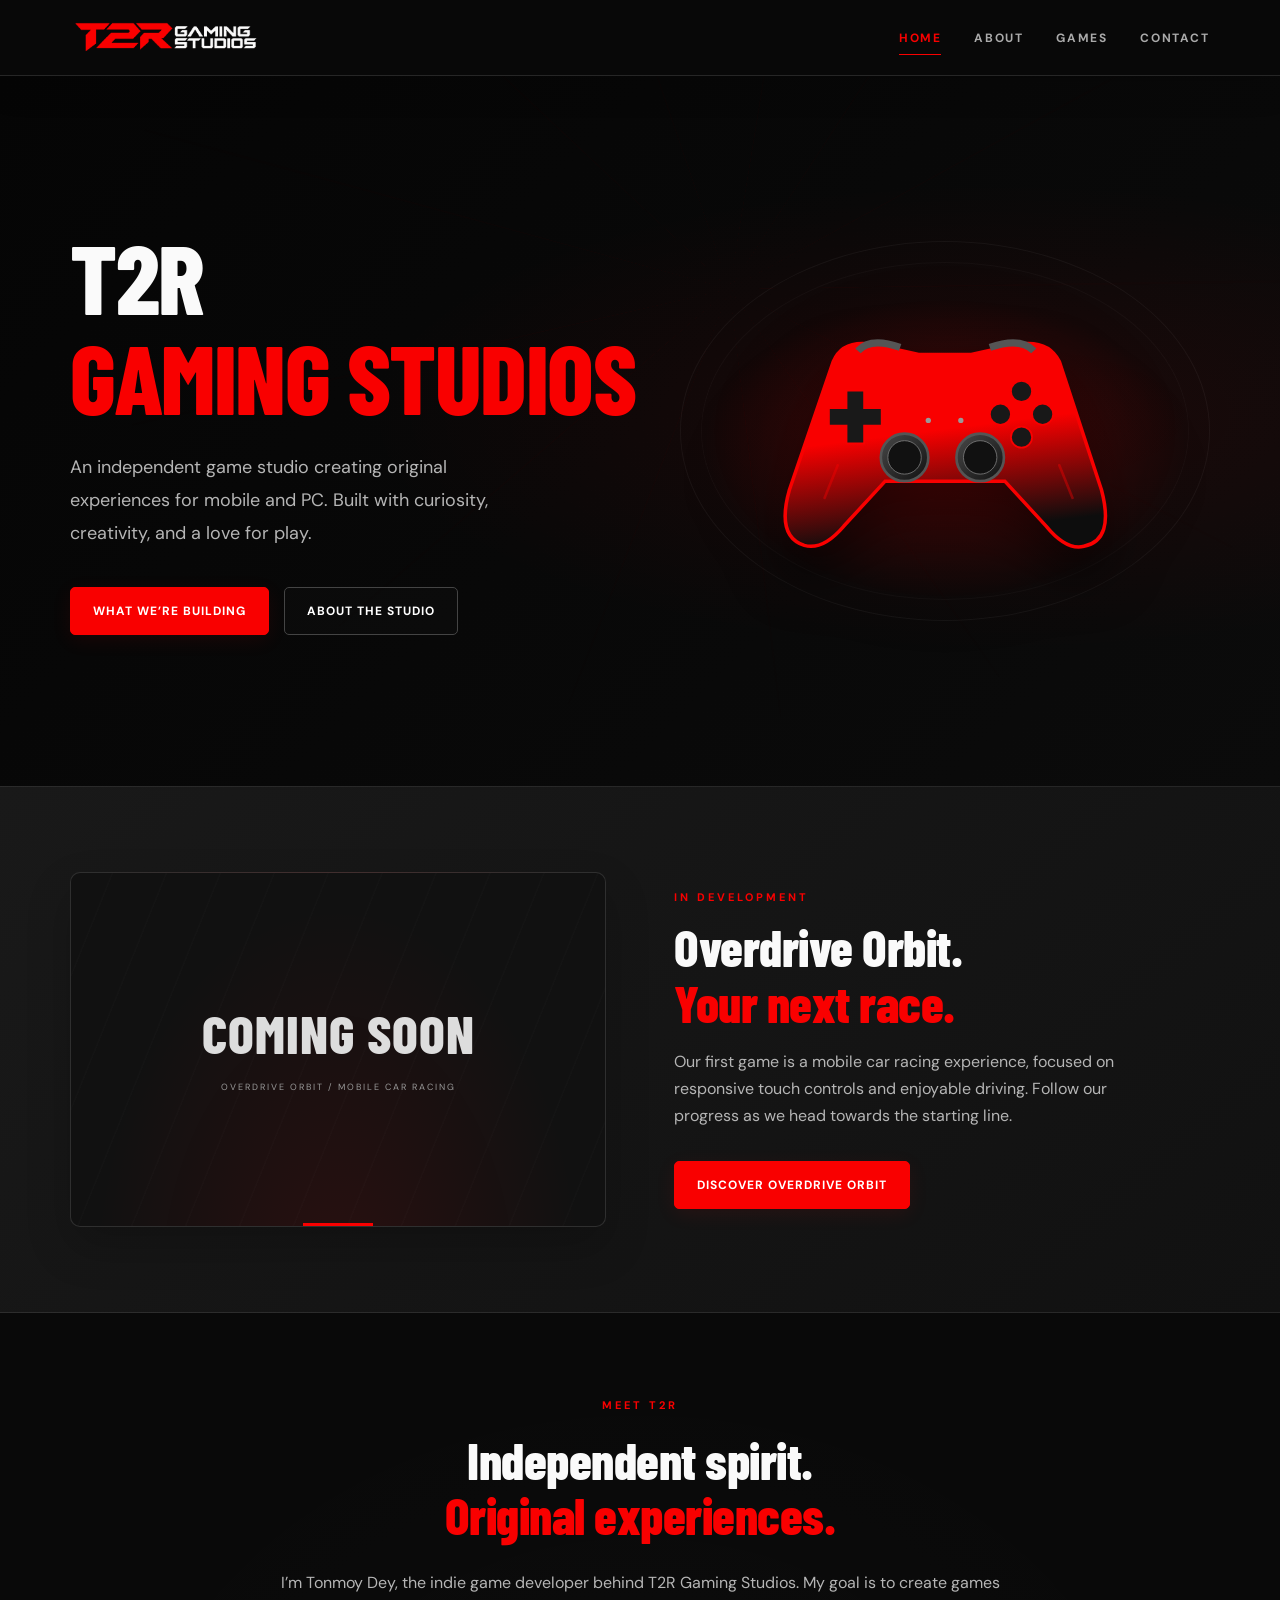
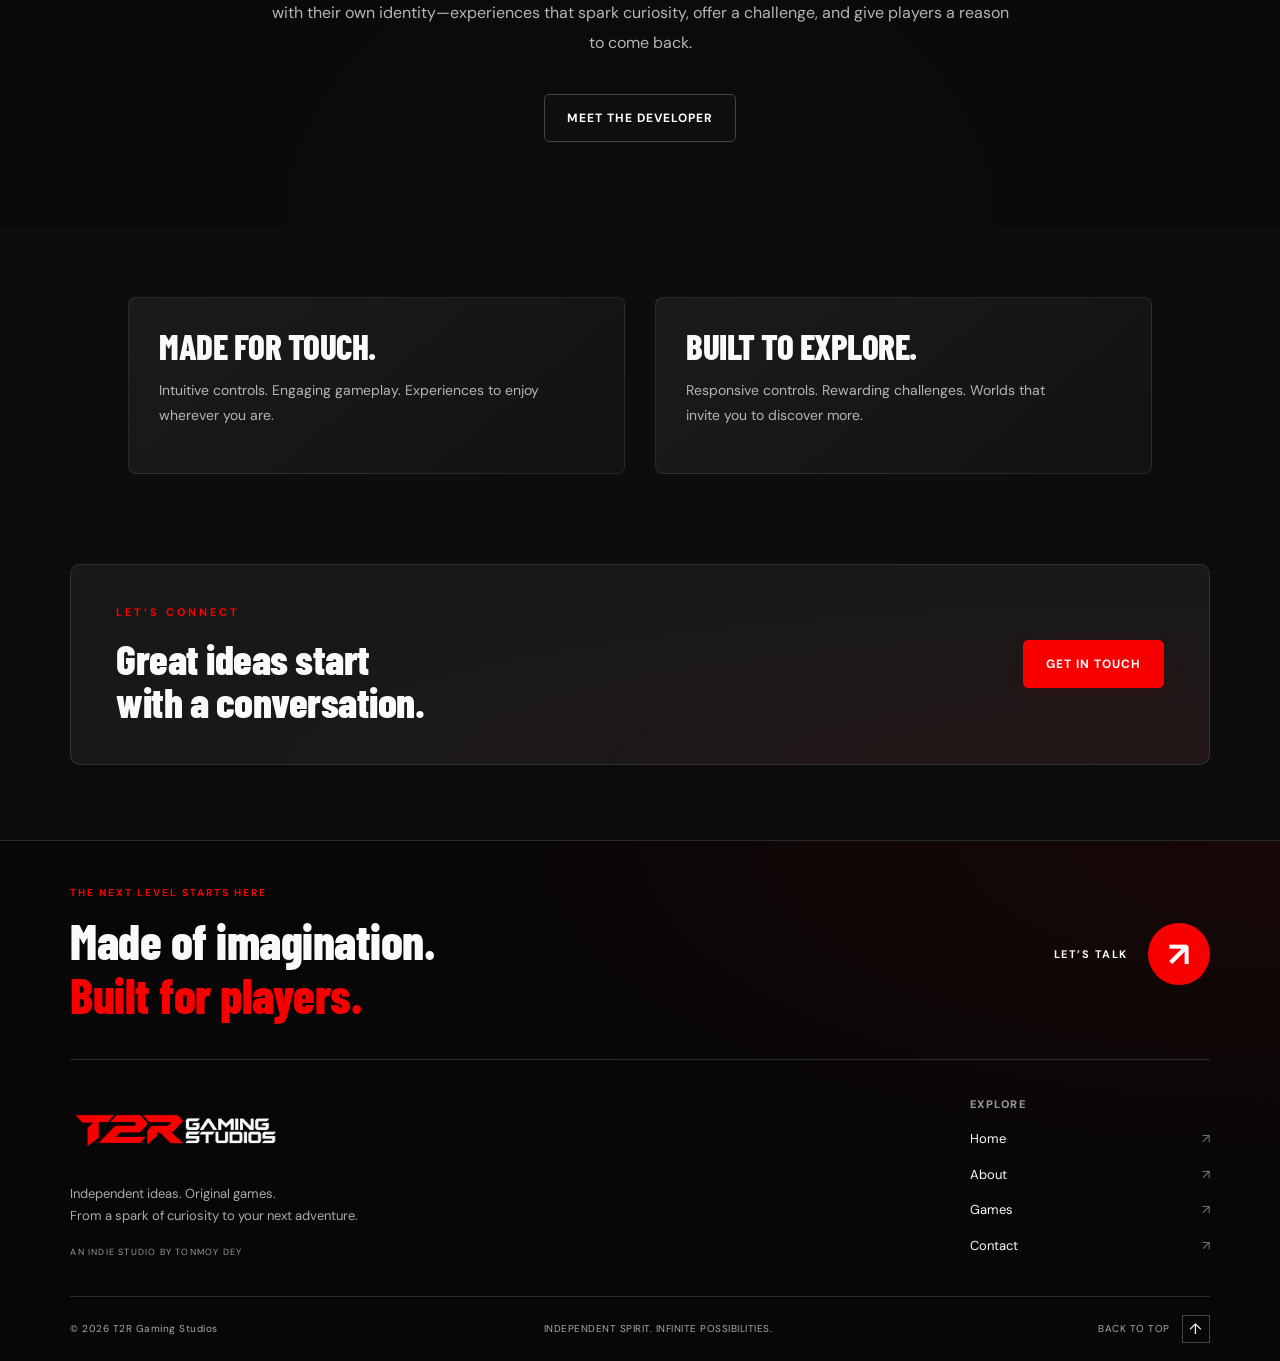
<file: index.html>
<!doctype html>
<html lang="en">

<head>
    <meta charset="UTF-8">
    <meta name="viewport" content="width=device-width,initial-scale=1">
    <meta name="theme-color" content="#101010">
    <meta name="description"
        content="T2R Gaming Studios — an independent product-focused game studio. Discover our vision, explore our games, and connect with the studio.">
    <title>Home | T2R Gaming Studios</title>
    <link rel="stylesheet" href="style.css">
    <script src="app.js" defer></script>
</head>

<body id="top" data-page="home"><a class="skip" href="#main">Skip to content</a>
    <header></header>
    <main id="main">
      <section class="hero">
        <div class="hero-copy">
          <h1>T2r<br><span class="red">GAMING STUDIOS</span></h1>
          <p>An independent game studio creating original experiences for mobile and PC. Built with curiosity, creativity, and a love for play.</p>
          <div class="actions"><a class="button" href="games.html">WHAT WE’RE BUILDING</a><a class="button secondary" href="about.html">ABOUT THE STUDIO</a></div>
        </div>
        <div class="hero-art" aria-hidden="true"><img class="controller" src="assets/controller.svg" alt=""></div>
      </section>
      <section class="coming-section">
        <div class="coming-art"><span>COMING SOON</span><small>OVERDRIVE ORBIT / MOBILE CAR RACING</small></div>
        <div><div class="eyebrow">IN DEVELOPMENT</div><h2>Overdrive Orbit.<br><span class="red">Your next race.</span></h2><p>Our first game is a mobile car racing experience, focused on responsive touch controls and enjoyable driving. Follow our progress as we head towards the starting line.</p><a class="button" href="games.html">Discover Overdrive Orbit</a></div>
      </section>
      <section class="studio-section">
        <div class="eyebrow">Meet T2R</div><h2>Independent spirit.<br><span class="red">Original experiences.</span></h2>
        <p>I’m Tonmoy Dey, the indie game developer behind T2R Gaming Studios. My goal is to create games with their own identity—experiences that spark curiosity, offer a challenge, and give players a reason to come back.</p>
        <a class="button secondary" href="about.html">MEET THE DEVELOPER</a>
      </section>
      <section class="platform-section"><article><h3>Made for touch.</h3><p>Intuitive controls. Engaging gameplay. Experiences to enjoy wherever you are.</p></article><article><h3>Built to explore.</h3><p>Responsive controls. Rewarding challenges. Worlds that invite you to discover more.</p></article></section>
      <aside class="cta"><div><div class="eyebrow">Let’s connect</div><h2>Great ideas start<br>with a conversation.</h2></div><a class="button" href="contact.html">Get in touch</a></aside>
    </main>
    <footer></footer>
</body>

</html>
</file>
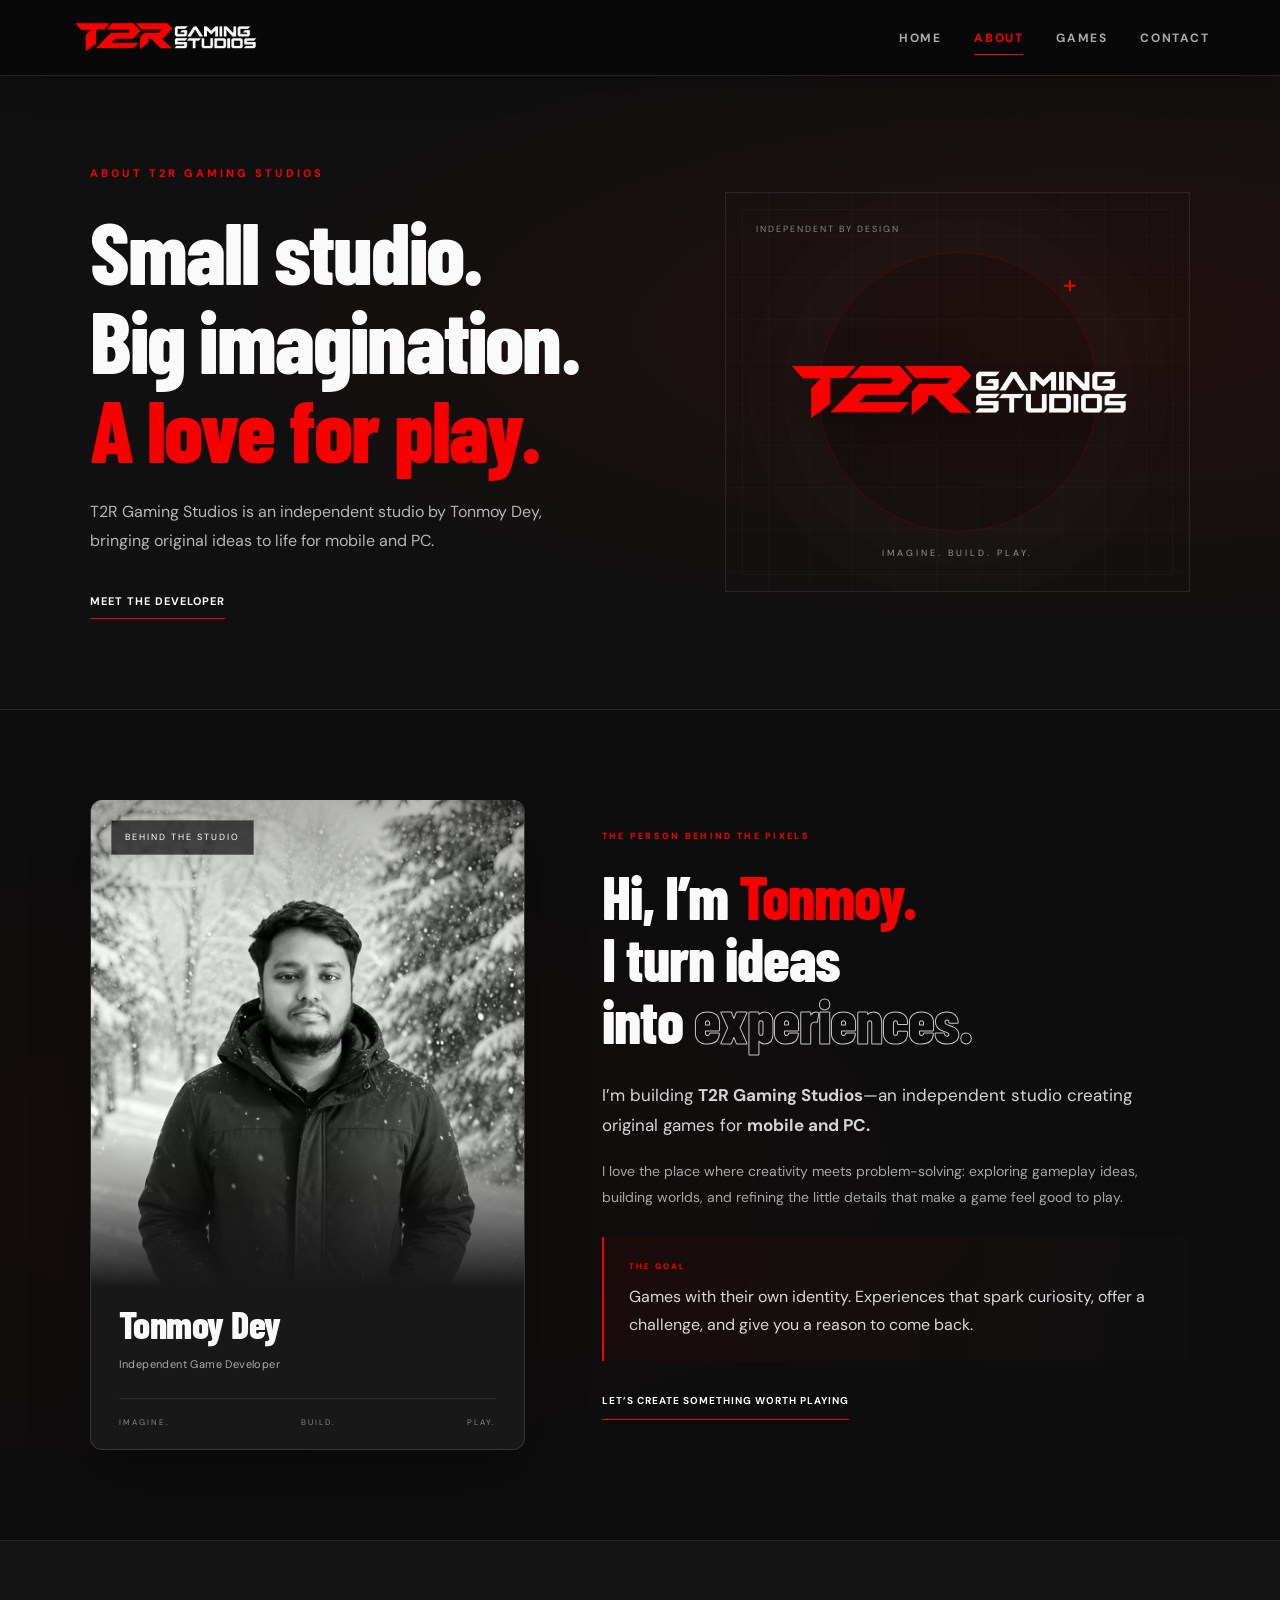
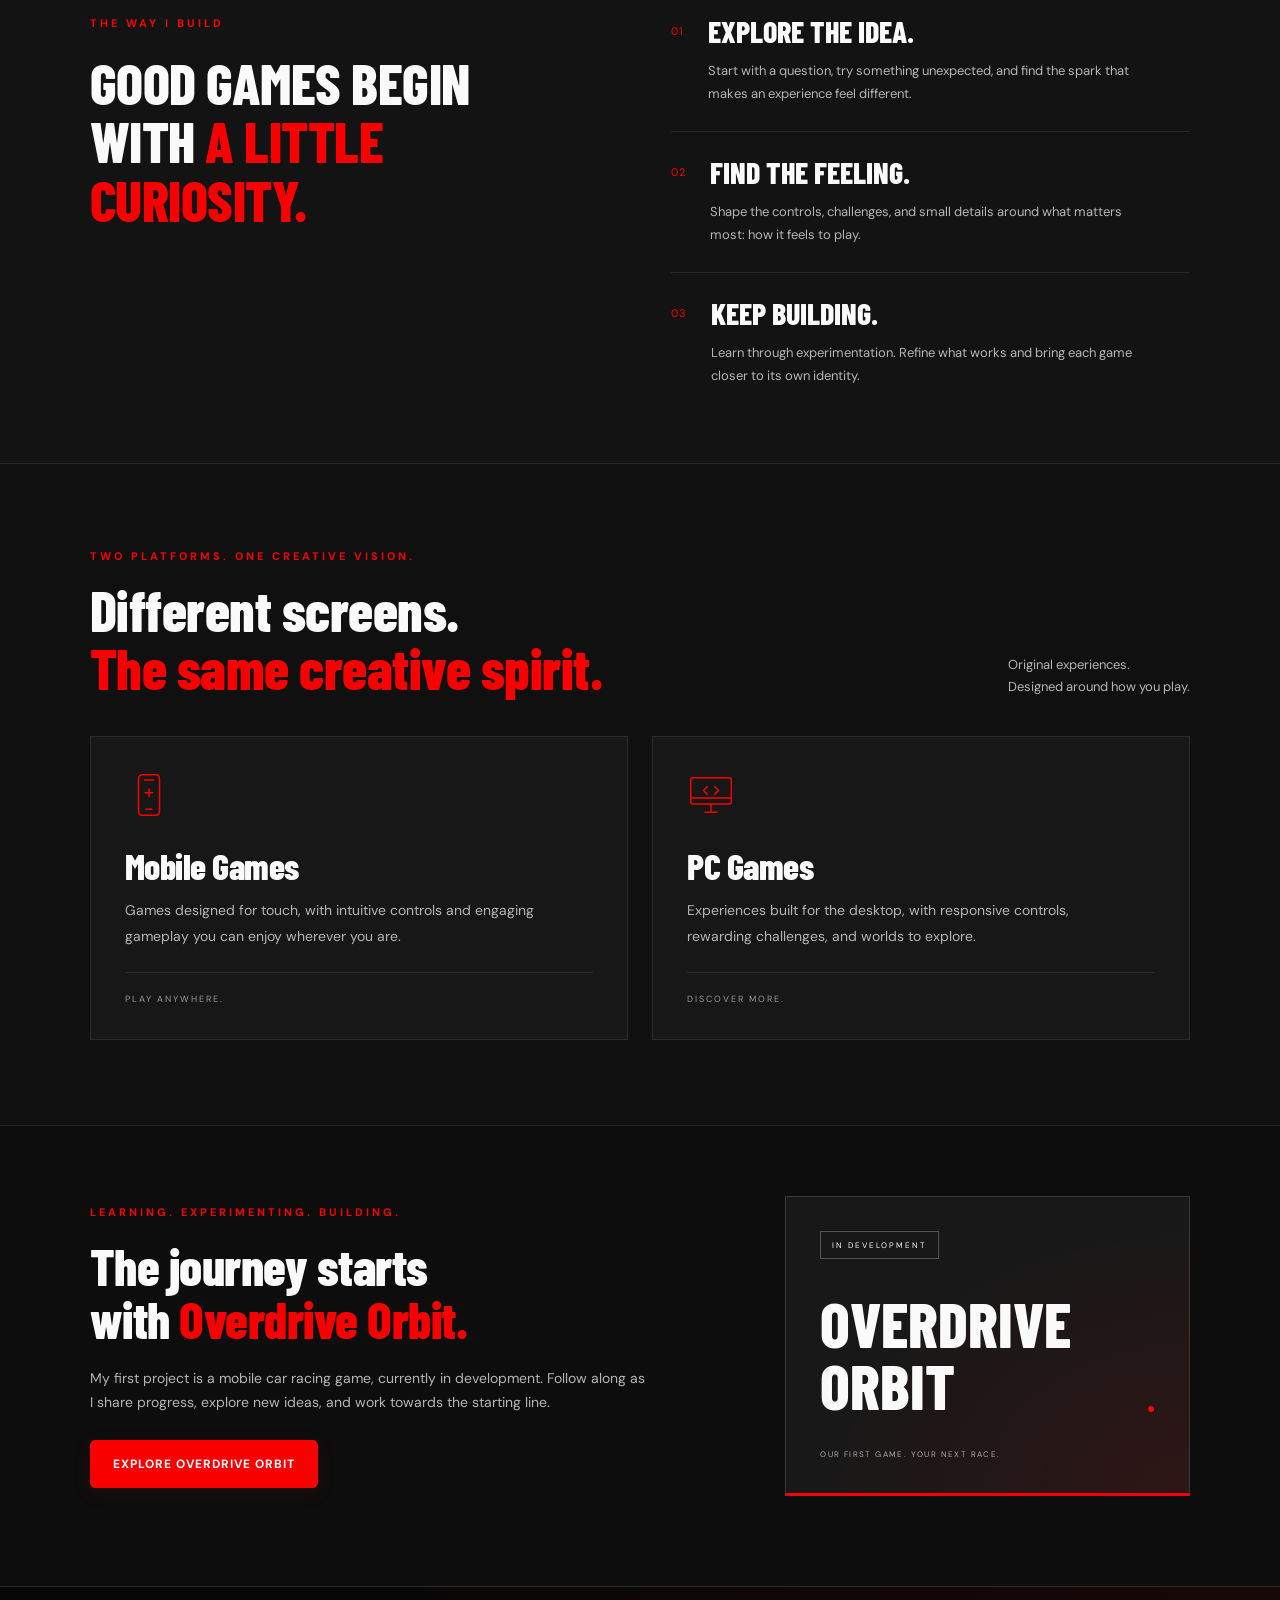
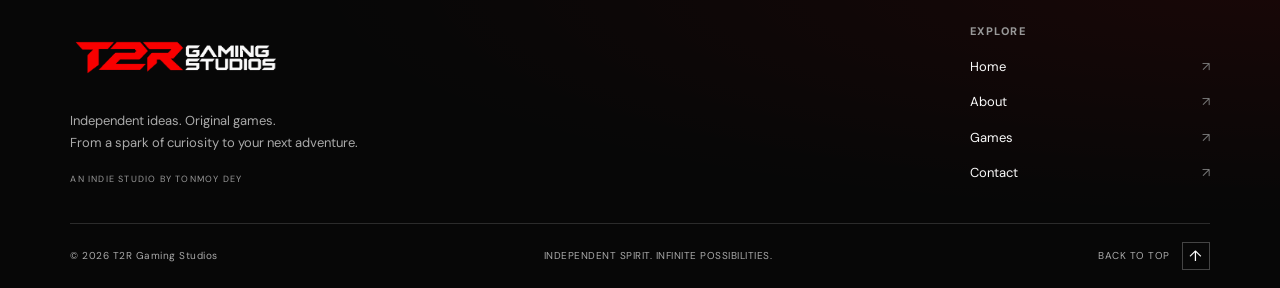
<file: about.html>
<!doctype html>
<html lang="en">

<head>
  <meta charset="UTF-8">
  <meta name="viewport" content="width=device-width, initial-scale=1">
  <meta name="theme-color" content="#101010">
  <meta name="description"
    content="Meet Tonmoy Dey, indie game developer building T2R Gaming Studios and original games for mobile and PC.">
  <title>About | T2R Gaming Studios</title>
  <link rel="stylesheet" href="style.css">
  <link rel="stylesheet" href="about.css">
  <script src="app.js" defer></script>
</head>

<body id="top" data-page="about">
  <a class="skip" href="#main">Skip to content</a>
  <header></header>
  <main id="main" class="about-page">
    <section class="about-intro" aria-labelledby="about-title">
      <div class="about-intro-copy"><div class="eyebrow">About T2R Gaming Studios</div><h1 id="about-title">Small studio.<br>Big imagination.<br><span class="red">A love for play.</span></h1><p>T2R Gaming Studios is an independent studio by Tonmoy Dey, bringing original ideas to life for mobile and PC.</p><a class="text-link" href="#developer">MEET THE DEVELOPER</a></div>
      <div class="about-emblem" aria-hidden="true"><span class="emblem-corner">INDEPENDENT BY DESIGN</span><div class="emblem-ring"></div><img src="assets/t2r-logo.png" alt=""><span class="emblem-label">IMAGINE. BUILD. PLAY.</span></div>
    </section>
    <section class="developer-section" id="developer" aria-labelledby="developer-title">
      <div class="developer-card">
        <div class="portrait-frame"><img class="developer-photo" src="assets/tonmoy-dey.jpeg" alt="Tonmoy Dey, developer behind T2R Gaming Studios" width="960" height="1280" loading="lazy"><span class="portrait-label">BEHIND THE STUDIO</span></div>
        <div class="developer-identity"><div><h2>Tonmoy Dey</h2><p>Independent Game Developer</p></div></div>
        <div class="developer-card-line"><span>IMAGINE.</span><span>BUILD.</span><span>PLAY.</span></div>
      </div>
      <div class="developer-story">
        <span class="eyebrow">The person behind the pixels</span>
        <h2 id="developer-title">Hi, I’m <span class="red">Tonmoy.</span><br>I turn ideas<br>into <span class="story-outline">experiences.</span></h2>
        <p class="about-lead">I’m building <strong>T2R Gaming Studios</strong>—an independent studio creating original games for <strong>mobile and PC.</strong></p>
        <p>I love the place where creativity meets problem-solving: exploring gameplay ideas, building worlds, and refining the little details that make a game feel good to play.</p>
        <blockquote><span class="quote-label">THE GOAL</span>Games with their own identity. Experiences that spark curiosity, offer a challenge, and give you a reason to come back.</blockquote>
        <a class="text-link developer-connect" href="contact.html">Let’s create something worth playing</a>
      </div>
    </section>
    <section class="about-values" aria-labelledby="values-title">
      <div class="values-heading"><div class="eyebrow">The way I build</div><h2 id="values-title">Good games begin<br>with <span class="red">a little curiosity.</span></h2></div>
      <div class="values-list">
        <article><span class="value-index">01</span><div><h3>Explore the idea.</h3><p>Start with a question, try something unexpected, and find the spark that makes an experience feel different.</p></div></article>
        <article><span class="value-index">02</span><div><h3>Find the feeling.</h3><p>Shape the controls, challenges, and small details around what matters most: how it feels to play.</p></div></article>
        <article><span class="value-index">03</span><div><h3>Keep building.</h3><p>Learn through experimentation. Refine what works and bring each game closer to its own identity.</p></div></article>
      </div>
    </section>
    <section class="about-platforms" aria-labelledby="make-title"><div class="section-head"><div><span class="eyebrow">Two platforms. One creative vision.</span><h2 id="make-title">Different screens.<br><span class="red">The same creative spirit.</span></h2></div><p>Original experiences.<br>Designed around how you play.</p></div><div class="about-platform-grid">
      <article class="about-platform-card"><div class="platform-card-top"><svg viewBox="0 0 64 64" fill="none" aria-hidden="true"><rect x="18" y="5" width="28" height="54" rx="5"/><path d="M26 12h12M28 51h8M27 29h10M32 24v10"/></svg></div><h3>Mobile Games</h3><p>Games designed for touch, with intuitive controls and engaging gameplay you can enjoy wherever you are.</p><span class="platform-card-caption">PLAY ANYWHERE.</span></article>
      <article class="about-platform-card"><div class="platform-card-top"><svg viewBox="0 0 64 64" fill="none" aria-hidden="true"><rect x="5" y="9" width="54" height="35" rx="3"/><path d="M24 55h16M32 44v11M5 36h54M27 21l-5 5 5 5M37 21l5 5-5 5"/></svg></div><h3>PC Games</h3><p>Experiences built for the desktop, with responsive controls, rewarding challenges, and worlds to explore.</p><span class="platform-card-caption">DISCOVER MORE.</span></article>
    </div></section>
    <section class="about-journey"><div><span class="eyebrow">Learning. Experimenting. Building.</span><h2>The journey starts<br>with <span class="red">Overdrive Orbit.</span></h2><p>My first project is a mobile car racing game, currently in development. Follow along as I share progress, explore new ideas, and work towards the starting line.</p><a class="button" href="games.html">Explore Overdrive Orbit</a></div><a class="journey-game" href="games.html"><span class="badge">IN DEVELOPMENT</span><span class="journey-game-title">OVERDRIVE<br>ORBIT<span class="red">.</span></span><span>OUR FIRST GAME. YOUR NEXT RACE.</span></a></section>
  </main>
  <footer></footer>
</body>

</html>
</file>
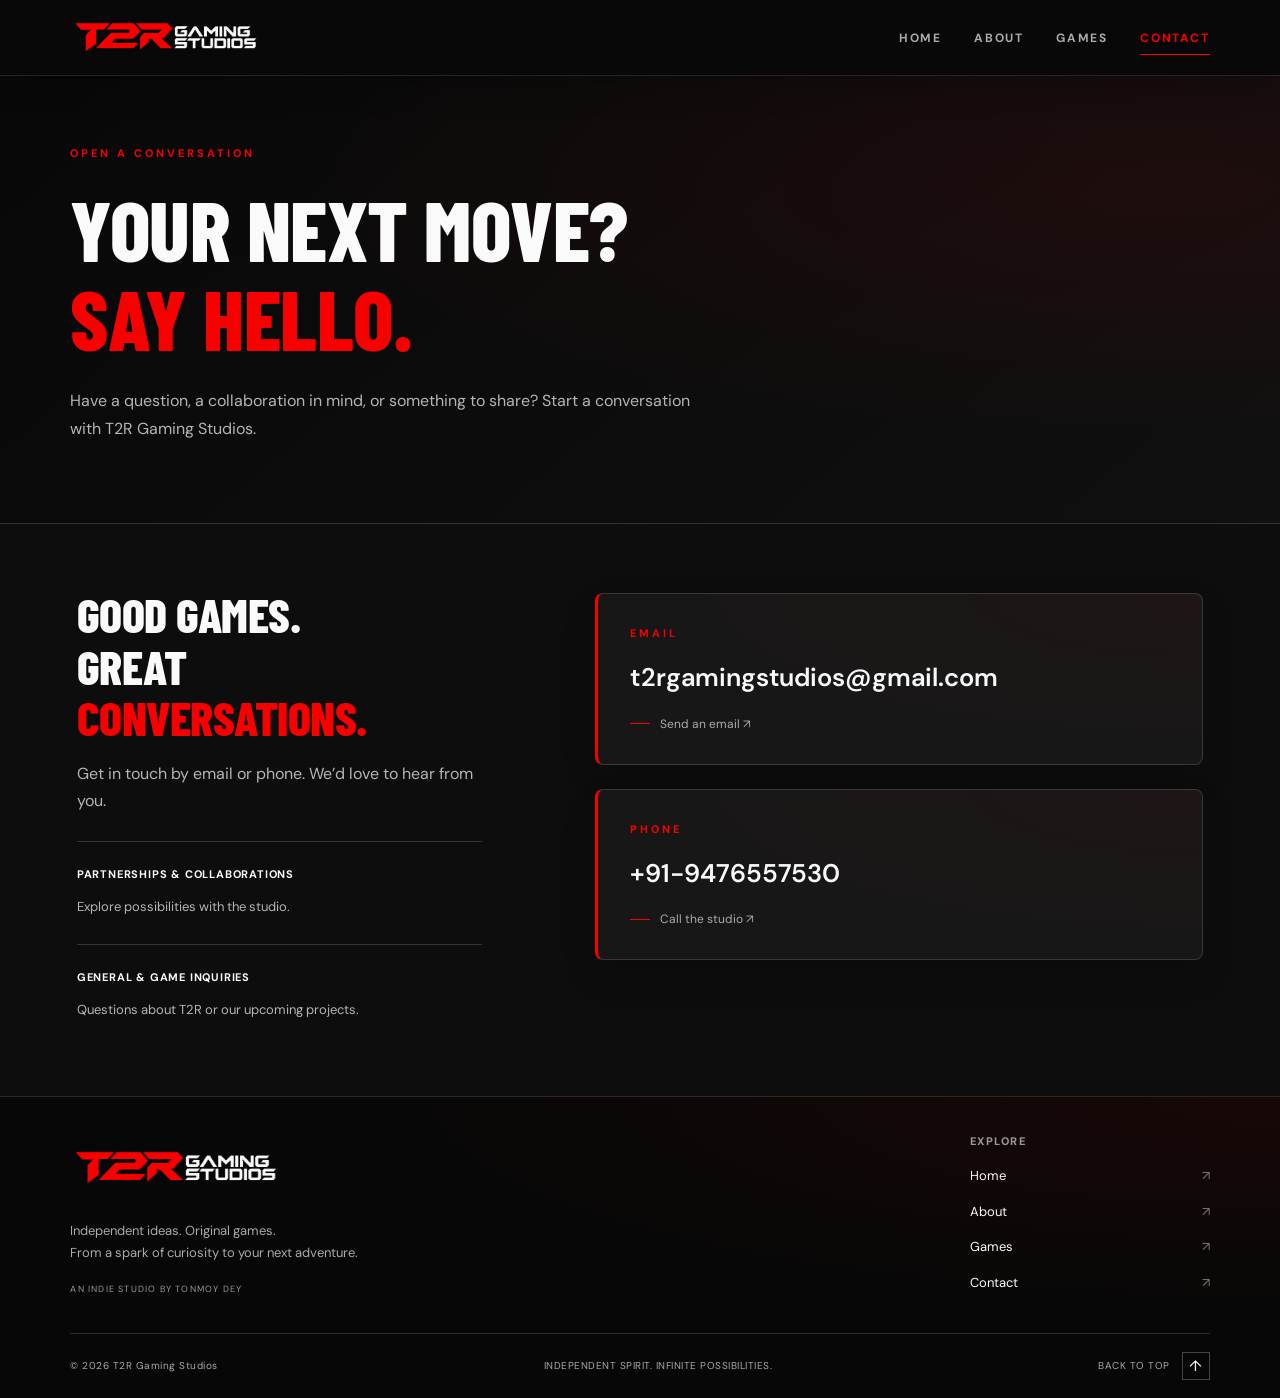
<file: contact.html>
<!doctype html>
<html lang="en">

<head>
    <meta charset="UTF-8">
    <meta name="viewport" content="width=device-width,initial-scale=1">
    <meta name="theme-color" content="#101010">
    <meta name="description"
        content="T2R Gaming Studios — an independent product-focused game studio. Discover our vision, explore our games, and connect with the studio.">
    <title>Contact | T2R Gaming Studios</title>
    <link rel="stylesheet" href="style.css">
    <script src="app.js" defer></script>
</head>

<body id="top" data-page="contact"><a class="skip" href="#main">Skip to content</a>
    <header></header>
    <main id="main">
        <section class="page-hero">
            <div class="eyebrow">Open a conversation</div>
            <h1>YOUR NEXT MOVE?<br><span class="red">SAY HELLO.</span></h1>
            <p>Have a question, a collaboration in mind, or something to share? Start a conversation with T2R Gaming
                Studios.</p>
        </section>
        <section class="contact-grid">
            <div>
                <h2>GOOD GAMES.<br>GREAT<br><span class="red">CONVERSATIONS.</span></h2>
                <p>Get in touch by email or phone. We’d love to hear from you.</p>
                <div class="contact-note"><strong>PARTNERSHIPS & COLLABORATIONS</strong>
                    <p>Explore possibilities with the studio.</p>
                </div>
                <div class="contact-note"><strong>GENERAL & GAME INQUIRIES</strong>
                    <p>Questions about T2R or our upcoming projects.</p>
                </div>
            </div>
            <div class="contact-direct" aria-label="Contact details">
  <a class="contact-direct-card" href="mailto:t2rgamingstudios@gmail.com"><span class="eyebrow">Email</span><strong>t2rgamingstudios@gmail.com</strong><span class="contact-direct-action">Send an email ↗</span></a>
  <a class="contact-direct-card" href="tel:+919476557530"><span class="eyebrow">Phone</span><strong>+91-9476557530</strong><span class="contact-direct-action">Call the studio ↗</span></a>
</div>
        </section>
    </main>
    <footer></footer>
</body>

</html>
</file>
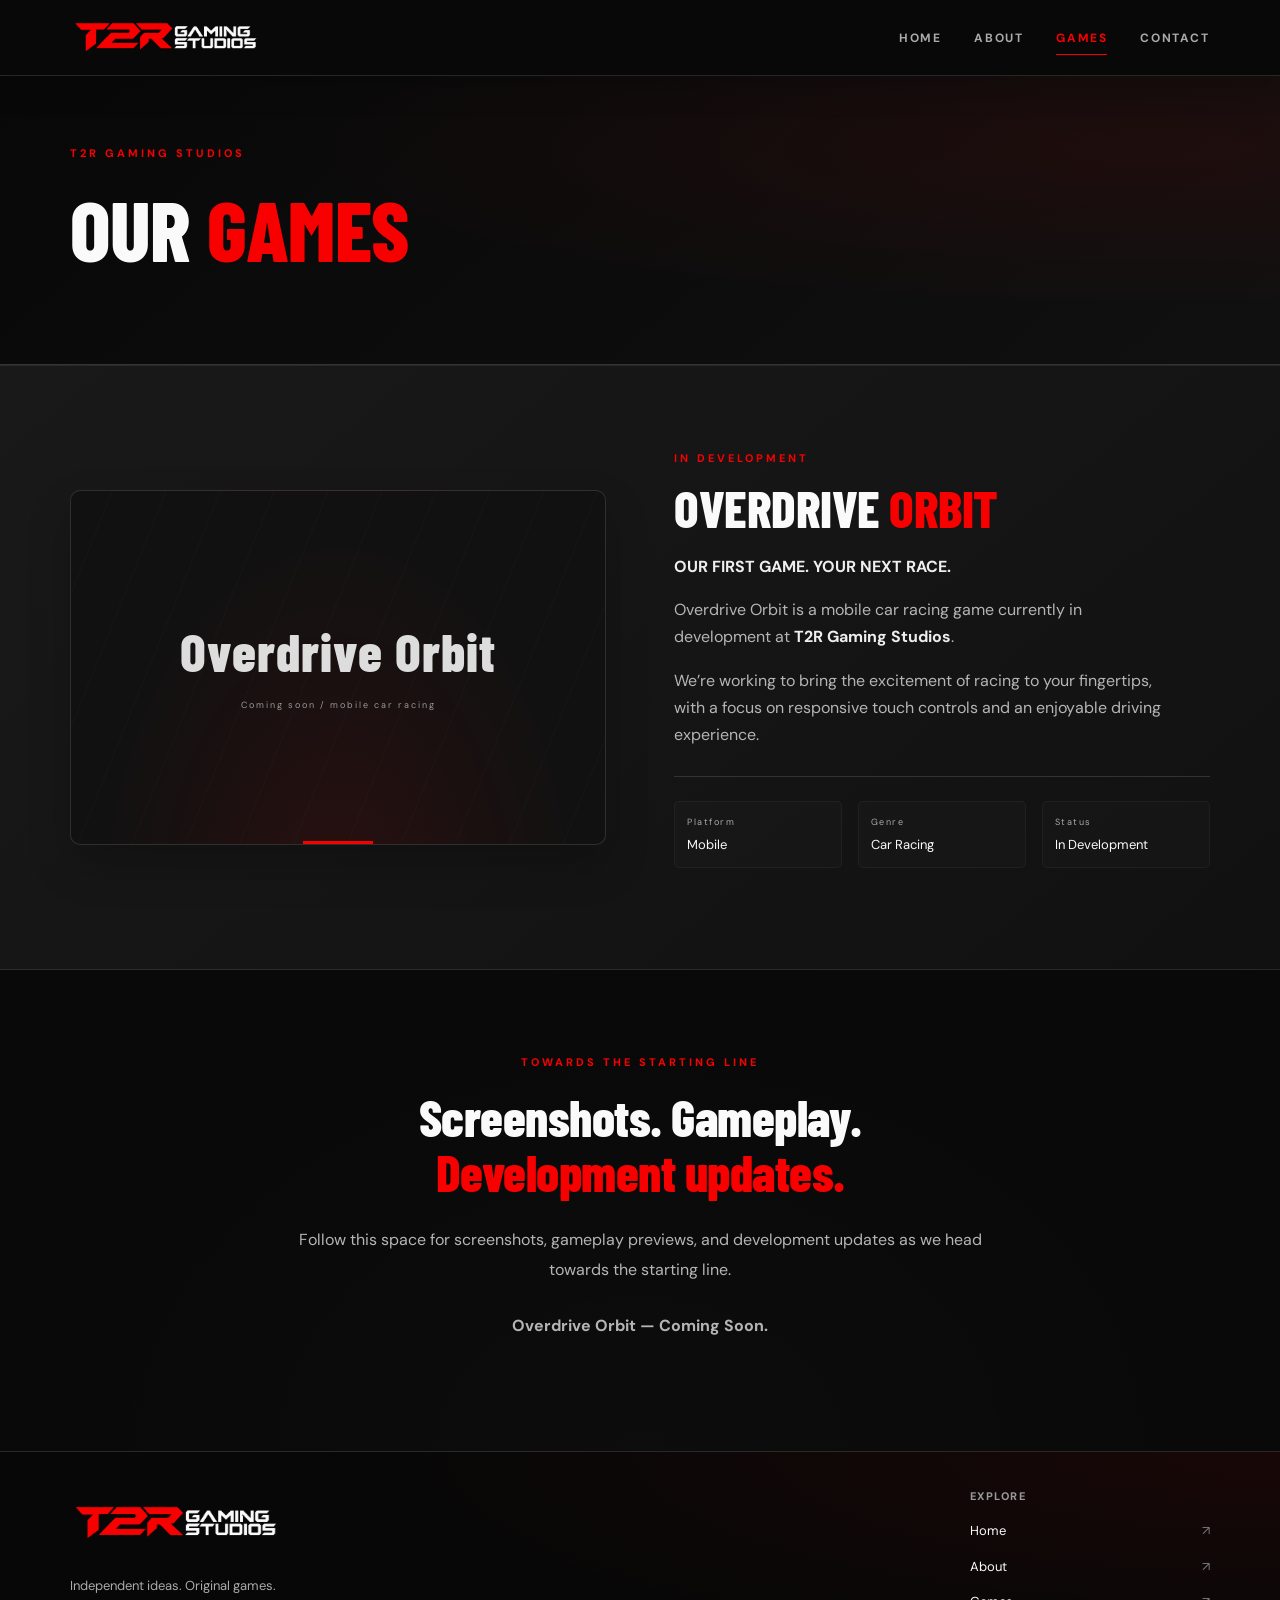
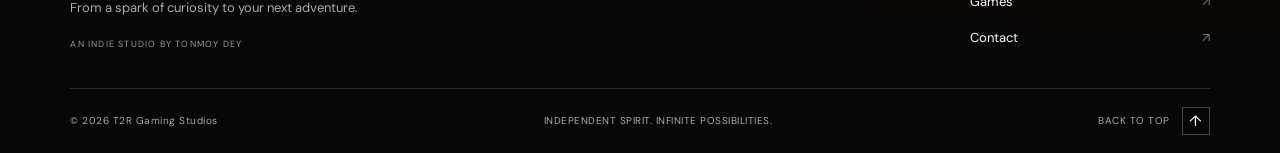
<file: games.html>
<!doctype html>
<html lang="en">

<head>
    <meta charset="UTF-8">
    <meta name="viewport" content="width=device-width,initial-scale=1">
    <meta name="theme-color" content="#101010">
    <meta name="description"
        content="Discover Overdrive Orbit, T2R Gaming Studios’ first mobile car racing game. In development. Coming soon.">
    <title>Games | T2R Gaming Studios</title>
    <link rel="stylesheet" href="style.css">
    <script src="app.js" defer></script>
</head>

<body id="top" data-page="games"><a class="skip" href="#main">Skip to content</a>
    <header></header>
    <main id="main">
        <section class="page-hero">
            <div class="eyebrow">T2R Gaming Studios</div>
            <h1>Our <span class="red">Games</span></h1>
        </section>
        <section class="coming-section" aria-labelledby="overdrive-title">
            <div class="coming-art"><span>Overdrive Orbit</span><small>Coming soon / mobile car racing</small></div>
            <article>
                <div class="eyebrow">In Development</div>
                <h2 id="overdrive-title">OVERDRIVE <span class="red">ORBIT</span></h2>
                <p><strong>OUR FIRST GAME. YOUR NEXT RACE.</strong></p>
                <p>Overdrive Orbit is a mobile car racing game currently in development at <strong>T2R Gaming Studios</strong>.</p>
                <p>We’re working to bring the excitement of racing to your fingertips, with a focus on responsive touch controls and an enjoyable driving experience.</p>
                <dl class="game-facts">
                    <div><dt>Platform</dt><dd>Mobile</dd></div>
                    <div><dt>Genre</dt><dd>Car Racing</dd></div>
                    <div><dt>Status</dt><dd>In Development</dd></div>
                </dl>
            </article>
        </section>
        <section class="studio-section">
            <div class="eyebrow">Towards the starting line</div>
            <h2>Screenshots. Gameplay.<br><span class="red">Development updates.</span></h2>
            <p>Follow this space for screenshots, gameplay previews, and development updates as we head towards the starting line.</p>
            <p><strong>Overdrive Orbit — Coming Soon.</strong></p>
        </section>
    </main>
    <footer></footer>
</body>

</html>
</file>
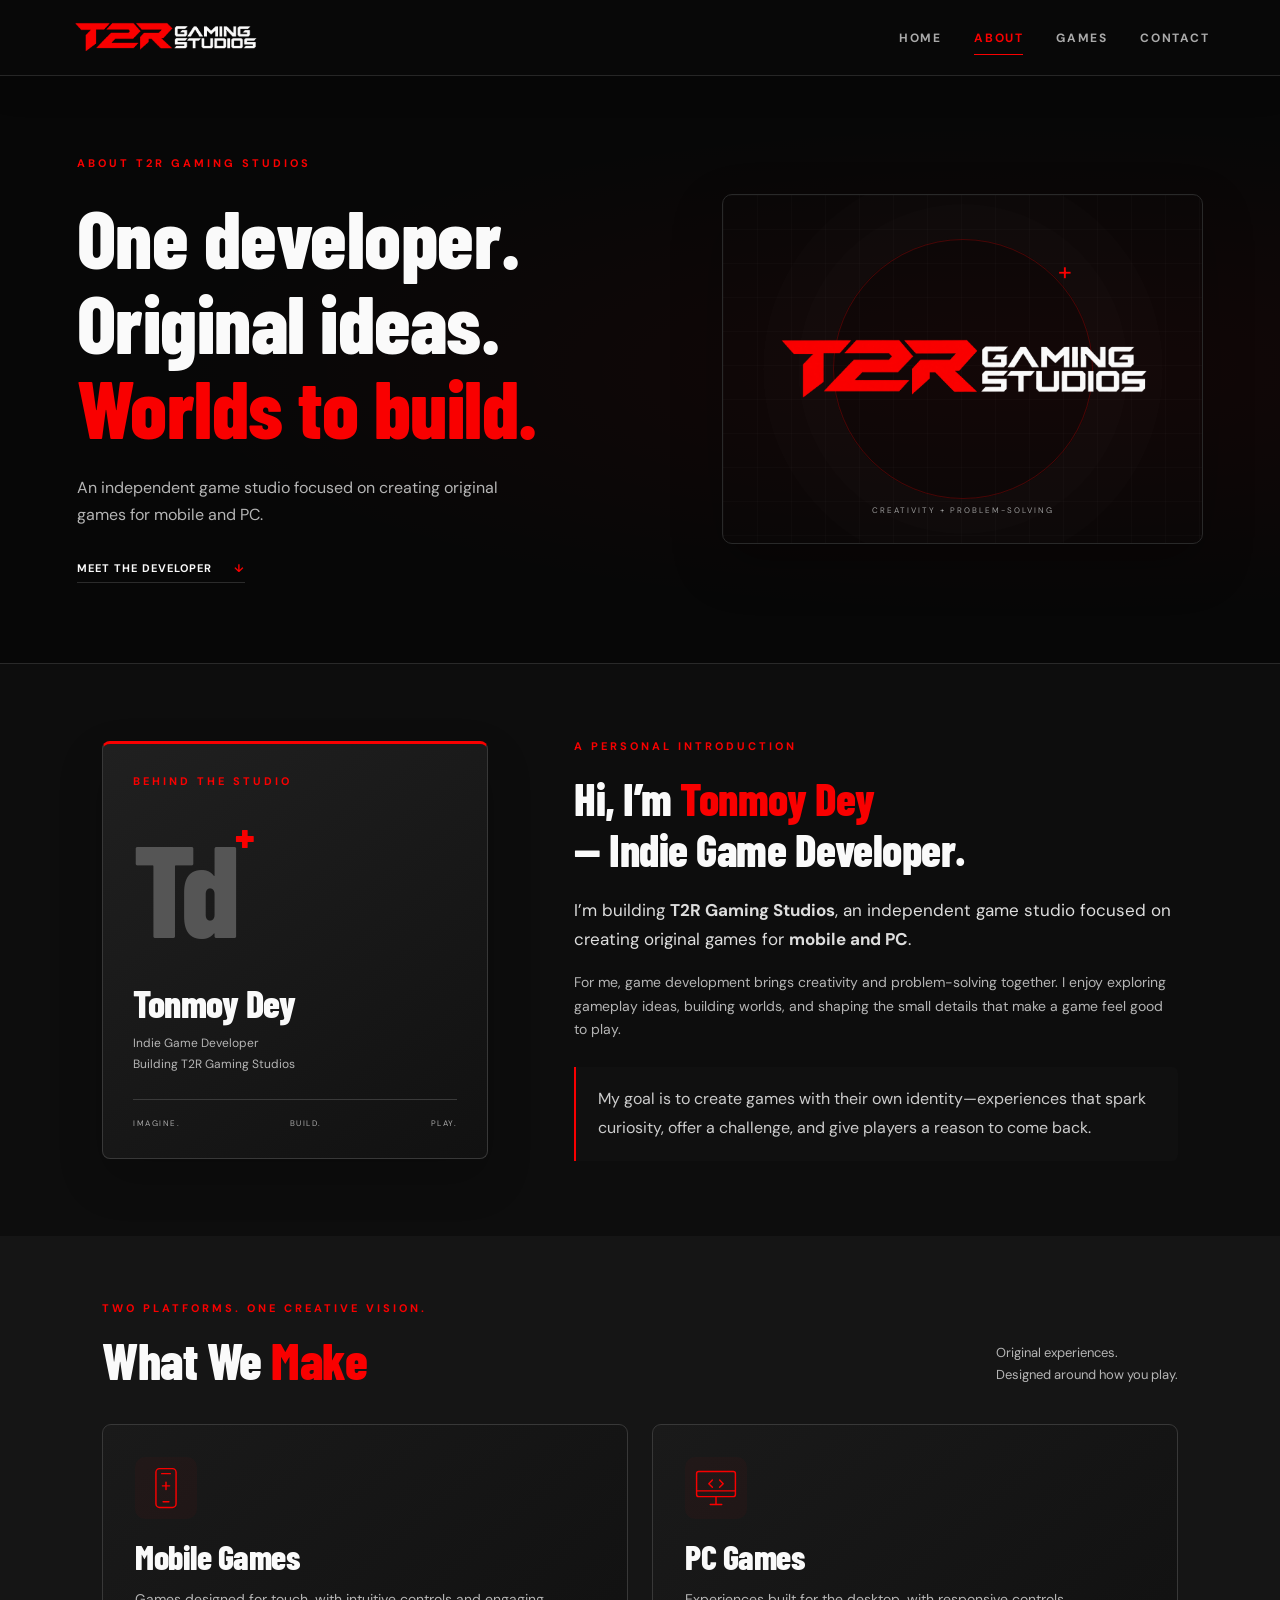
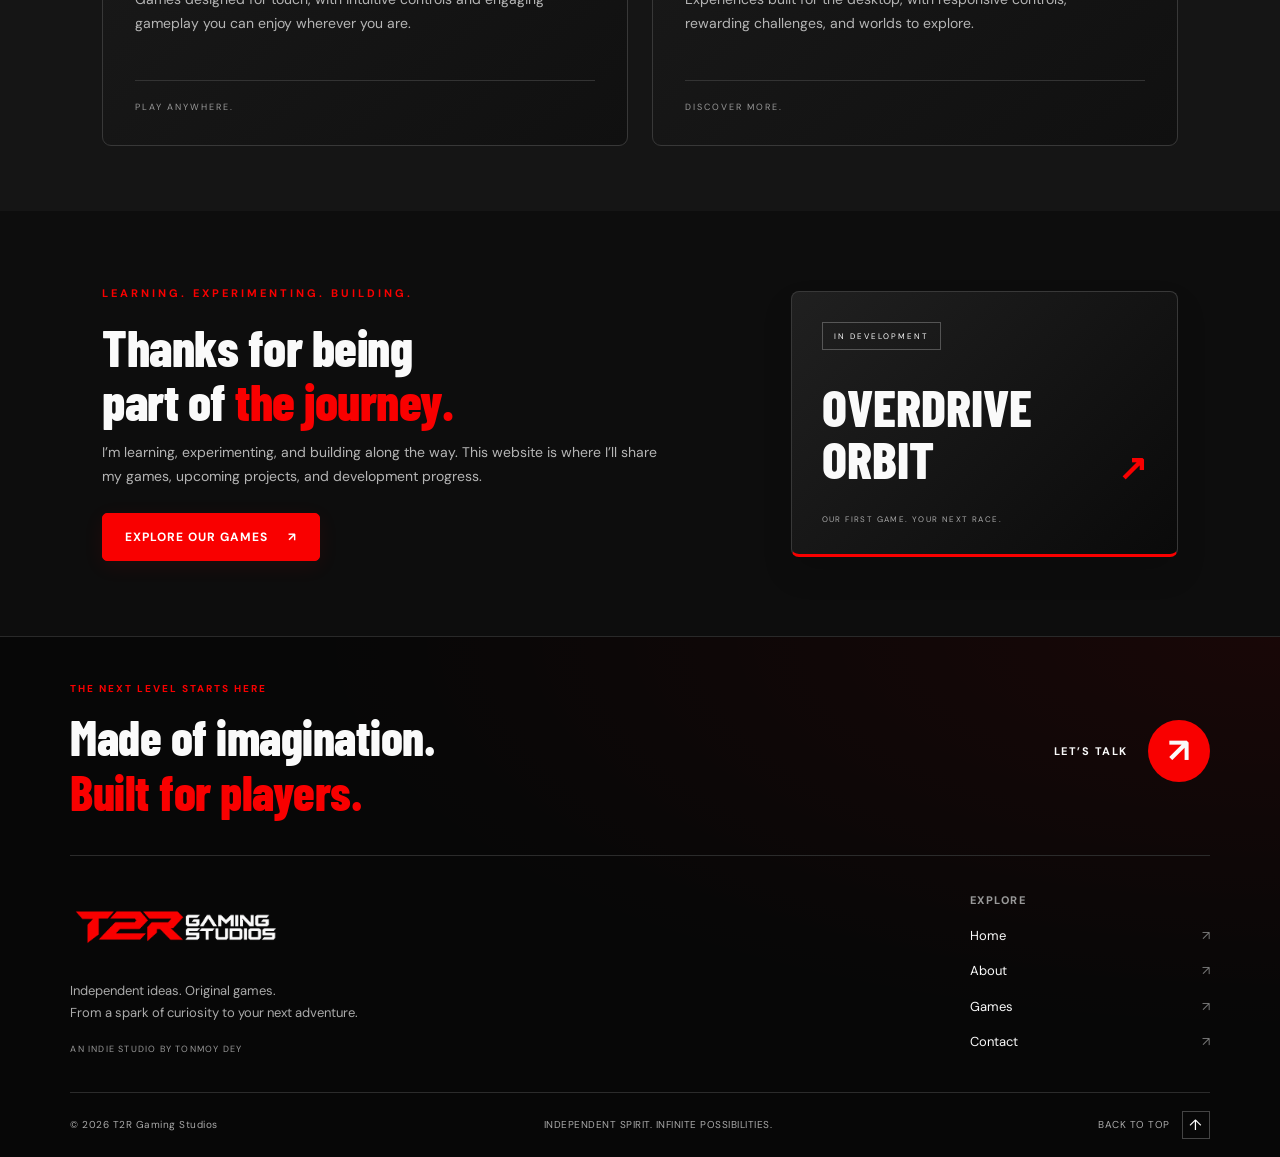
<file: T2R-website/about.html>
<!doctype html>
<html lang="en">

<head>
  <meta charset="UTF-8">
  <meta name="viewport" content="width=device-width, initial-scale=1">
  <meta name="theme-color" content="#101010">
  <meta name="description"
    content="Meet Tonmoy Dey, indie game developer building T2R Gaming Studios and original games for mobile and PC.">
  <title>About | T2R Gaming Studios</title>
  <link rel="stylesheet" href="style.css">
  <script src="app.js" defer></script>
</head>

<body id="top" data-page="about">
  <a class="skip" href="#main">Skip to content</a>
  <header></header>
  <main id="main" class="about-page">
    <section class="about-intro">
      <div class="about-intro-copy"><div class="eyebrow">About T2R Gaming Studios</div><h1>One developer.<br>Original ideas.<br><span class="red">Worlds to build.</span></h1><p>An independent game studio focused on creating original games for mobile and PC.</p><a class="text-link" href="#developer">MEET THE DEVELOPER <span>↓</span></a></div>
      <div class="about-emblem" aria-hidden="true"><div class="emblem-ring"></div><img src="assets/t2r-logo.png" alt=""><span class="emblem-label">CREATIVITY + PROBLEM-SOLVING</span></div>
    </section>
    <section class="developer-section" id="developer" aria-labelledby="developer-title">
      <div class="developer-card"><span class="eyebrow">Behind the studio</span><div class="developer-monogram" aria-hidden="true">Td<span>+</span></div><div><h2>Tonmoy Dey</h2><p>Indie Game Developer<br>Building T2R Gaming Studios</p></div><div class="developer-card-line"><span>IMAGINE.</span><span>BUILD.</span><span>PLAY.</span></div></div>
      <div class="developer-story"><span class="eyebrow">A personal introduction</span><h2 id="developer-title">Hi, I’m <span class="red">Tonmoy Dey</span><br>— Indie Game Developer.</h2><p class="about-lead">I’m building <strong>T2R Gaming Studios</strong>, an independent game studio focused on creating original games for <strong>mobile and PC</strong>.</p><p>For me, game development brings creativity and problem-solving together. I enjoy exploring gameplay ideas, building worlds, and shaping the small details that make a game feel good to play.</p><blockquote>My goal is to create games with their own identity—experiences that spark curiosity, offer a challenge, and give players a reason to come back.</blockquote></div>
    </section>
    <section class="about-platforms" aria-labelledby="make-title"><div class="section-head"><div><span class="eyebrow">Two platforms. One creative vision.</span><h2 id="make-title">What We <span class="red">Make</span></h2></div><p>Original experiences.<br>Designed around how you play.</p></div><div class="about-platform-grid">
      <article class="about-platform-card"><div class="platform-card-top"><svg viewBox="0 0 64 64" fill="none" aria-hidden="true"><rect x="18" y="5" width="28" height="54" rx="5"/><path d="M26 12h12M28 51h8M27 29h10M32 24v10"/></svg></div><h3>Mobile Games</h3><p>Games designed for touch, with intuitive controls and engaging gameplay you can enjoy wherever you are.</p><span class="platform-card-caption">PLAY ANYWHERE.</span></article>
      <article class="about-platform-card"><div class="platform-card-top"><svg viewBox="0 0 64 64" fill="none" aria-hidden="true"><rect x="5" y="9" width="54" height="35" rx="3"/><path d="M24 55h16M32 44v11M5 36h54M27 21l-5 5 5 5M37 21l5 5-5 5"/></svg></div><h3>PC Games</h3><p>Experiences built for the desktop, with responsive controls, rewarding challenges, and worlds to explore.</p><span class="platform-card-caption">DISCOVER MORE.</span></article>
    </div></section>
    <section class="about-journey"><div><span class="eyebrow">Learning. Experimenting. Building.</span><h2>Thanks for being<br>part of <span class="red">the journey.</span></h2><p>I’m learning, experimenting, and building along the way. This website is where I’ll share my games, upcoming projects, and development progress.</p><a class="button" href="games.html">Explore our games <span>↗</span></a></div><a class="journey-game" href="games.html"><span class="badge">IN DEVELOPMENT</span><span class="journey-game-title">OVERDRIVE<br>ORBIT<span class="red">↗</span></span><span>OUR FIRST GAME. YOUR NEXT RACE.</span></a></section>
  </main>
  <footer></footer>
</body>

</html>
</file>
<file: style.css>
@import url('https://fonts.googleapis.com/css2?family=Barlow+Condensed:wght@600;700;800;900&family=DM+Sans:wght@400;500;600;700&display=swap');

:root {
    --red: #f90000;
    --black: #101010;
    --panel: #191919;
    --gray: #292929;
    --muted: #aaa;
    --white: #fafafa
}

* {
    box-sizing: border-box
}

html {
    scroll-behavior: smooth
}

body {
    margin: 0;
    background: var(--black);
    color: var(--white);
    font-family: 'DM Sans', Arial, sans-serif
}

a {
    color: inherit;
    text-decoration: none
}

button,
input,
select,
textarea {
    font: inherit
}

button,
a,
input,
select,
textarea {
    -webkit-tap-highlight-color: transparent
}

a:focus-visible,
button:focus-visible {
    outline: 2px solid var(--red);
    outline-offset: 6px
}

header {
    height: 104px;
    display: flex;
    align-items: center;
    justify-content: space-between;
    margin: 0 6%;
    border-bottom: 1px solid #ffffff20;
    gap: 35px
}

.brand img {
    width: 205px;
    height: auto;
    display: block
}

nav {
    display: flex;
    gap: 38px
}

nav a {
    font-size: 13px;
    color: #aaa;
    padding: 40px 0;
    position: relative
}

nav a:hover,
nav a[aria-current] {
    color: white
}

nav a[aria-current]:after {
    content: '';
    position: absolute;
    bottom: 24px;
    width: 5px;
    height: 5px;
    background: var(--red);
    left: 50%
}

.nav-cta {
    font-size: 11px;
    letter-spacing: 1.5px;
    font-weight: 700
}

.nav-cta span {
    color: var(--red);
    margin-left: 25px
}

.menu {
    display: none
}

.eyebrow {
    font-size: 11px;
    font-weight: 700;
    letter-spacing: 3px;
    text-transform: none;
    display: flex;
    align-items: center;
    gap: 12px
}

.eyebrow:before {
    content: '';
    width: 22px;
    height: 2px;
    background: var(--red)
}

h1,
h2,
h3,
.display {
    font-family: 'Barlow Condensed', 'Arial Narrow', Impact, sans-serif;
    text-transform: none;
    line-height: .95;
    margin: 0;
    letter-spacing: -1px
}

h1 {
    font-size: clamp(68px, 8vw, 124px);
    font-weight: 800
}

h2 {
    font-size: clamp(44px, 5vw, 72px);
    font-weight: 700
}

h3 {
    font-size: 36px
}

p {
    color: var(--muted);
    line-height: 1.8;
    font-size: 14px
}

section {
    padding: 90px 6%
}

.hero {
    min-height: 680px;
    position: relative;
    display: grid;
    grid-template-columns: 1.1fr 1fr;
    align-items: center;
    overflow: hidden;
    padding-top: 65px;
    padding-bottom: 65px
}

.hero-copy {
    z-index: 2
}

.hero h1 {
    margin: 28px 0
}

.red {
    color: var(--red)
}

.hero p {
    max-width: 395px
}

.actions {
    display: flex;
    gap: 28px;
    align-items: center;
    margin-top: 32px
}

.button {
    display: inline-flex;
    justify-content: space-between;
    align-items: center;
    gap: 40px;
    background: var(--red);
    padding: 18px 24px;
    border: 1px solid var(--red);
    color: white;
    font-size: 11px;
    font-weight: 700;
    letter-spacing: 1.5px;
    text-transform: none;
    cursor: pointer;
    transition: background .2s, transform .2s
}

.button:hover {
    background: #f90000;
    transform: translateY(-2px)
}

.text-link {
    font-size: 11px;
    letter-spacing: 1px;
    font-weight: 700
}

.text-link span {
    margin-left: 20px;
    color: var(--red)
}

.hero-art {
    position: relative;
    height: 500px;
    perspective: 700px;
    display: grid;
    place-items: center;
    background: radial-gradient(ellipse at center, #f9000025, transparent 65%)
}

.orb {
    width: 330px;
    height: 330px;
    position: relative;
    transform: rotate(-25deg);
    border: 1px solid #f9000055;
    border-radius: 50%;
    box-shadow: 0 0 90px #f9000012, inset 0 0 90px #f9000010
}

.orb:before,
.orb:after {
    content: '';
    position: absolute;
    inset: 30px;
    border: 2px solid #f90000;
    border-radius: 50%;
    transform: rotateY(60deg) rotateX(20deg);
    box-shadow: 0 0 25px #f9000044
}

.orb:after {
    inset: -25px;
    transform: rotateY(-55deg) rotateX(30deg);
    border-color: #777
}

.artifact {
    position: absolute;
    width: 190px;
    height: 230px;
    clip-path: polygon(50% 0, 100% 25%, 85% 78%, 50% 100%, 15% 78%, 0 25%);
    background: conic-gradient(from 50deg at 50% 35%, #f90000, #f90000, #f90000, #151515, #f90000);
    filter: drop-shadow(0 20px 20px #000);
    transform: rotate(13deg)
}

.art-label {
    position: absolute;
    bottom: 20px;
    left: 15px;
    font-size: 9px;
    letter-spacing: 2px;
    color: #777
}

.art-label.right {
    left: auto;
    right: 0;
    top: 30px;
    bottom: auto
}

.cross {
    position: absolute;
    top: 45px;
    left: 35px;
    color: var(--red);
    font-size: 25px
}

.hero-index {
    position: absolute;
    bottom: 18px;
    font-size: 10px;
    letter-spacing: 2px;
    color: #888
}

.ticker {
    display: flex;
    justify-content: space-around;
    gap: 20px;
    overflow: hidden;
    border-top: 1px solid #333;
    border-bottom: 1px solid #333;
    padding: 23px 4%;
    font-family: 'Barlow Condensed', Impact, sans-serif;
    font-size: 23px;
    letter-spacing: 2px;
    white-space: nowrap
}

.ticker b {
    color: var(--red)
}

.section-head {
    display: flex;
    align-items: end;
    justify-content: space-between;
    gap: 25px;
    margin-bottom: 38px
}

.section-head h2 {
    margin-top: 18px
}

.project {
    position: relative;
    min-height: 390px;
    background: #202020;
    overflow: hidden;
    border: 1px solid #ffffff12
}

.project-art {
    height: 300px;
    position: relative;
    background: radial-gradient(ellipse at 50% 70%, #f90000 0, transparent 55%), linear-gradient(140deg, #0c0c0c, #272127);
    overflow: hidden
}

.project-art:before {
    content: '';
    position: absolute;
    width: 180px;
    height: 260px;
    left: calc(50% - 90px);
    top: 35px;
    background: linear-gradient(130deg, #f90000, #20191f 40%, #08080a 60%, #f90000);
    clip-path: polygon(45% 0, 58% 0, 64% 17%, 77% 24%, 72% 53%, 100% 100%, 0 100%, 28% 53%, 23% 24%, 38% 17%);
    filter: drop-shadow(0 0 30px #f90000)
}

.project-art:after {
    content: '';
    position: absolute;
    width: 330px;
    height: 330px;
    left: calc(50% - 165px);
    top: 70px;
    border: 1px solid #f9000077;
    border-radius: 50%;
    box-shadow: 0 0 50px #f9000022
}

.project-meta {
    padding: 28px 32px;
    display: flex;
    align-items: center;
    justify-content: space-between
}

.project-meta p {
    margin: 8px 0 0;
    font-size: 12px
}

.badge {
    display: inline-block;
    font-size: 9px;
    letter-spacing: 2px;
    border: 1px solid #ffffff40;
    padding: 8px 11px;
    text-transform: none
}

.art-badge {
    position: absolute;
    top: 23px;
    left: 25px;
    z-index: 1
}

.project-grid {
    display: grid;
    grid-template-columns: 1.4fr 1fr;
    gap: 25px
}

.project.aside {
    padding: 40px;
    display: flex;
    flex-direction: column;
    justify-content: space-between;
    background: var(--red)
}

.project.aside p {
    color: #ffdae1
}

.project.aside h3 {
    font-size: 55px
}

.giant-arrow {
    font-size: 80px;
    line-height: 1
}

.split {
    display: grid;
    grid-template-columns: 1fr 1fr;
    gap: 10%;
    border-top: 1px solid #333
}

.split h2 {
    margin-top: 20px
}

.split p {
    margin-top: 0
}

.principles {
    display: grid;
    grid-template-columns: repeat(3, 1fr);
    gap: 38px;
    margin-top: 55px
}

.principle {
    border-top: 1px solid #444;
    padding-top: 23px
}

.number {
    color: var(--red);
    font-size: 11px;
    letter-spacing: 2px;
    display: block;
    margin-bottom: 35px
}

.principle h3 {
    font-size: 30px
}

.cta {
    margin: 0 6% 80px;
    padding: 45px;
    background: var(--panel);
    display: flex;
    justify-content: space-between;
    align-items: center;
    gap: 25px
}

.cta h2 {
    font-size: 48px
}

.footer-top {
    display: flex;
    justify-content: space-between;
    align-items: center;
    gap: 25px;
    padding: 45px 0
}

.footer-top>a:last-child {
    font-size: 12px
}

footer {
    margin: 0 6%;
    border-top: 1px solid #333
}

.footer-bottom {
    display: flex;
    justify-content: space-between;
    gap: 20px;
    padding: 23px 0;
    border-top: 1px solid #333;
    color: #777;
    font-size: 9px;
    letter-spacing: 1px
}

.page-hero {
    padding: 80px 6% 65px;
    border-bottom: 1px solid #333
}

.page-hero h1 {
    margin: 25px 0
}

.page-hero p {
    max-width: 550px
}

.statement {
    font-size: clamp(32px, 4vw, 54px);
    line-height: 1.2
}

.filters {
    display: flex;
    gap: 10px;
    margin-bottom: 30px;
    flex-wrap: wrap
}

.filters button {
    background: transparent;
    border: 1px solid #444;
    color: #aaa;
    padding: 12px 20px;
    cursor: pointer;
    font-size: 11px
}

.filters button[aria-pressed=true] {
    background: var(--red);
    border-color: var(--red);
    color: white
}

[hidden] {
    display: none !important
}

.empty-project {
    padding: 65px 35px;
    min-height: 390px;
    display: flex;
    flex-direction: column;
    justify-content: center;
    border: 1px dashed #444
}

.empty-project h3 {
    margin: 24px 0
}

.contact-grid {
    display: grid;
    grid-template-columns: .8fr 1.2fr;
    gap: 10%
}

.contact-grid h2 {
    font-size: 48px
}

.contact-note {
    border-top: 1px solid #333;
    margin-top: 35px;
    padding-top: 25px
}

.contact-note strong {
    font-size: 12px
}

form {
    display: grid;
    grid-template-columns: 1fr 1fr;
    gap: 25px
}

label {
    font-size: 10px;
    letter-spacing: 1.5px;
    text-transform: none;
    display: flex;
    flex-direction: column;
    gap: 12px
}

input,
select,
textarea {
    width: 100%;
    border: 1px solid #444;
    background: #191919;
    color: white;
    border-radius: 0;
    padding: 15px;
    font-size: 14px;
    outline: none
}

input:focus,
select:focus,
textarea:focus {
    border-color: var(--red)
}

textarea {
    min-height: 150px;
    resize: vertical
}

.full {
    grid-column: 1/-1
}

.form-status {
    margin: 0;
    font-size: 12px
}

form .button {
    justify-self: start
}

.form-note {
    font-size: 11px;
    margin: 0
}

.skip {
    position: fixed;
    top: -100px;
    background: var(--red);
    padding: 15px;
    z-index: 10
}

.skip:focus {
    top: 0
}

@media(min-width:1500px) {
    body {
        max-width: 1700px;
        margin: auto
    }
}

@media(max-width:800px) {
    header {
        height: 85px;
        margin: 0 5%;
        gap: 15px
    }

    .brand img {
        width: 160px
    }

    .nav-cta {
        display: none
    }

    .menu {
        display: block;
        background: none;
        border: 1px solid #444;
        color: white;
        font-size: 22px;
        padding: 4px 10px
    }

    nav {
        display: none;
        position: absolute;
        top: 85px;
        left: 0;
        right: 0;
        background: #191919;
        z-index: 10;
        padding: 20px 6%;
        gap: 25px
    }

    nav.open {
        display: flex
    }

    nav a {
        padding: 15px 0
    }

    nav a[aria-current]:after {
        bottom: 2px
    }

    .hero {
        grid-template-columns: 1fr;
        padding: 55px 6% 40px;
        min-height: 0
    }

    .hero h1 {
        font-size: 80px
    }

    .hero-art {
        height: 340px;
        grid-row: 2
    }

    .orb {
        width: 240px;
        height: 240px
    }

    .artifact {
        width: 150px;
        height: 180px
    }

    .hero-index {
        display: none
    }

    .art-label {
        font-size: 8px
    }

    .project-grid,
    .split,
    .contact-grid {
        grid-template-columns: 1fr;
        gap: 30px
    }

    section {
        padding: 60px 6%
    }

    .principles {
        grid-template-columns: 1fr;
        gap: 20px
    }

    .number {
        margin-bottom: 20px
    }

    .cta {
        padding: 30px;
        flex-direction: column;
        align-items: start
    }

    .footer-top {
        flex-wrap: wrap
    }

    .footer-bottom {
        flex-wrap: wrap;
        line-height: 1.8
    }

    .footer-bottom span:nth-child(2) {
        display: none
    }

    .page-hero {
        padding-top: 55px
    }

    .page-hero h1 {
        font-size: 70px
    }

    .section-head {
        align-items: start;
        flex-direction: column
    }

    .ticker {
        justify-content: start;
        font-size: 20px
    }

    .project.aside {
        min-height: 300px
    }

    .contact-grid {
        gap: 40px
    }
}

@media(prefers-reduced-motion:reduce) {
    html {
        scroll-behavior: auto
    }

    * {
        transition: none !important
    }
}
/* Reference-inspired studio theme, using the T2R palette. */
body{background:#101010;padding-top:76px}header{position:fixed;z-index:50;top:0;left:0;right:0;margin:0;height:76px;padding:0 max(5.5%,calc((100vw - 1400px)/2));background:#080808f2;border-bottom:1px solid #262626;backdrop-filter:blur(12px)}header .brand img{width:190px}nav{margin-left:auto;gap:33px}nav a{text-transform: none;font-weight:700;font-size:12px;letter-spacing:1.6px;padding:28px 0}nav a[aria-current]{color:var(--red)}nav a[aria-current]:after{height:1px;width:100%;left:0;bottom:19px}.nav-cta{display:none}h1,h2,h3{letter-spacing:-.5px;font-weight:800;line-height:1.04}h1{font-size:clamp(68px,7.6vw,110px)}h2{font-size:clamp(38px,4vw,58px)}h3{font-size:34px}p{font-size:16px;line-height:1.7;color:#b3b3b3}.hero{min-height:690px;padding:90px 5.5%;grid-template-columns:1.15fr 1fr;background:radial-gradient(ellipse at 61% 35%,#f900000e,transparent 47%),#030303}.hero:before{content:'';position:absolute;inset:0;background:repeating-conic-gradient(from 20deg at 57% 30%,transparent 0 13deg,#f9000008 13.1deg 13.3deg,transparent 13.4deg 28deg);mask-image:radial-gradient(ellipse at 57% 30%,black,transparent 65%);pointer-events:none}.hero h1{margin:0 0 25px}.hero-copy>p{max-width:455px;font-size:18px}.hero-art{height:380px;background:none}.controller{width:100%;max-width:490px;filter:drop-shadow(0 30px 25px #000);animation:float-controller 6s ease-in-out infinite}.actions{gap:15px;margin-top:36px;flex-wrap:wrap}.button{border-radius:4px;padding:15px 22px;letter-spacing:1px;font-size:12px;gap:20px;min-height:47px}.button.secondary{background:transparent;border-color:#444}.button.secondary:hover{background:#222;border-color:#777}.eyebrow{color:var(--red);font-size:11px;letter-spacing:3px}.eyebrow:before{display:none}.coming-section{display:grid;grid-template-columns:1fr 1fr;gap:5%;align-items:center;padding:95px 5.5%;background:#151515}.coming-section h2{margin:15px 0 18px;text-transform:none}.coming-section p{max-width:490px}.coming-section .button{margin-top:15px}.coming-art{min-height:340px;display:flex;flex-direction:column;justify-content:center;align-items:center;gap:18px;background:radial-gradient(ellipse at center,#282828,#1b1b1b);border:1px dashed #444;border-radius:6px}.coming-art span{font-family:'Barlow Condensed',Impact,sans-serif;font-size:48px;font-weight:800;color:#ddd}.coming-art small{font-size:9px;letter-spacing:2px;color:#777}.studio-section{padding:95px 15%;text-align:center;background:#0a0a0a}.studio-section .eyebrow{justify-content:center}.studio-section h2{margin:20px 0}.studio-section p{max-width:740px;margin:25px auto}.studio-section .button{margin-top:10px}.platform-section{display:grid;grid-template-columns:1fr 1fr;gap:7%;padding:70px 10%}.platform-section article{border-top:1px solid #444;padding-top:25px}.platform-section .number{margin-bottom:20px}.platform-section p{max-width:390px}.cta{background:#191919;border:1px solid #292929;border-radius:6px;margin:20px 5.5% 75px;padding:45px}.cta h2{font-size:42px;margin-top:18px;text-transform:none}.page-hero{background:radial-gradient(ellipse at 80% 20%,#f900000d,transparent 65%),#050505;padding:80px 5.5% 70px}.page-hero h1{font-size:clamp(60px,6.6vw,96px)}.page-hero p{max-width:650px}.split{border-top:none}.split h2{font-size:clamp(38px,4vw,58px)}.principle p{font-size:15px}.project,.empty-project{border-radius:6px}.project-art{background:radial-gradient(ellipse,#292929,#1b1b1b);display:grid;place-items:center;border-bottom:1px dashed #444}.project-art:before{content:'COMING SOON';position:static;clip-path:none;filter:none;width:auto;height:auto;background:none;font-family:'Barlow Condensed',Impact,sans-serif;font-weight:800;font-size:45px;color:#ddd}.project-art:after{display:none}.art-badge{background:#171717;color:#aaa}.filters button{border-radius:4px}.contact-grid h2{text-transform:none}.contact-note{border-color:#333}input,select,textarea{border-radius:4px}footer{margin:0;padding:0 5.5%;background:#080808}.footer-top p{font-size:13px}.footer-top .brand img{width:190px}.footer-bottom{padding:25px 0}html{scroll-padding-top:95px;scrollbar-color:var(--red) #151515}.ticker{display:none}@keyframes float-controller{0%,100%{transform:translateY(0) rotate(-5deg)}50%{transform:translateY(-12px) rotate(-3deg)}}@media(max-width:800px){body{padding-top:70px}header{height:70px;padding:0 5.5%}.brand img,header .brand img{width:165px}nav{top:70px;padding:15px 5.5%;gap:23px;border-bottom:1px solid #333}nav a{font-size:11px;padding:13px 0}nav a[aria-current]:after{bottom:5px}.hero{min-height:0;padding:65px 6% 30px;grid-template-columns:1fr}.hero h1{font-size:clamp(60px,12vw,90px)}.hero-copy>p{font-size:16px}.hero-art{height:260px;grid-row:2}.controller{max-width:360px;height:270px}.actions{gap:12px}.button{font-size:10px;padding:14px 17px}.coming-section{grid-template-columns:1fr;gap:35px;padding:55px 6%}.coming-art{min-height:260px}.studio-section{padding:60px 6%}.platform-section{padding:55px 6%;grid-template-columns:1fr;gap:30px}.cta{margin:10px 6% 55px;padding:30px}.cta h2{font-size:37px}.page-hero{padding:55px 6%}.page-hero h1{font-size:clamp(50px,10vw,76px)}.split h2{font-size:42px}.footer-top{gap:15px}footer .brand img{width:165px}}@media(prefers-reduced-motion:reduce){.controller{animation:none}}

.game-facts{display:grid;grid-template-columns:repeat(3,minmax(0,1fr));gap:20px;border-top:1px solid #333;padding-top:24px;margin-top:28px}.game-facts dt{color:#aaa;font-size:10px;letter-spacing:1.5px;text-transform: none;margin-bottom:8px}.game-facts dd{margin:0;color:#fafafa;font-size:14px}.coming-art span{text-align:center;padding:0 15px;overflow-wrap:anywhere}.coming-art small{text-align:center;padding:0 15px}@media(max-width:480px){.game-facts{grid-template-columns:1fr;gap:18px}.coming-art span{font-size:38px}}

/* Shared studio footer */
footer{position:relative;isolation:isolate;overflow:hidden;background:#080808;border-top:1px solid #292929;margin:0;padding:0 max(5.5%,calc((100% - 1280px)/2))}
footer:before{content:'';position:absolute;inset:0;z-index:-1;pointer-events:none;background:radial-gradient(ellipse at 100% 0,#f900000a,transparent 55%)}
.footer-invitation{display:flex;justify-content:space-between;align-items:center;gap:32px;padding:42px 0 36px;border-bottom:1px solid #2b2b2b}
.footer-invitation .eyebrow{font-size:10px;letter-spacing:2px}
.footer-invitation h2{font-size:clamp(34px,3.8vw,54px);margin:15px 0 0;text-transform:none;line-height:1.12}
.footer-contact{display:flex;align-items:center;gap:20px;font-size:11px;letter-spacing:1.5px;font-weight:700;white-space:nowrap}
.footer-arrow{display:grid;place-items:center;background:var(--red);width:62px;height:62px;border-radius:50%;font-size:34px;letter-spacing:0;transition:transform .2s}
.footer-contact:hover .footer-arrow{transform:rotate(45deg)}
.footer-columns{display:grid;grid-template-columns:minmax(0,1.4fr) minmax(140px,.65fr) minmax(240px,1fr);gap:48px;align-items:start;padding:36px 0}
.footer-studio .brand{display:inline-block}
.footer-studio .brand img{width:210px;max-width:100%;height:auto}
.footer-studio p{font-size:13px;line-height:1.7;max-width:340px;margin:12px 0 18px;color:#aaa}
.footer-signature{display:block;font-size:9px;line-height:1.6;letter-spacing:1.2px;color:#999}
.footer-explore h3{font-family:'DM Sans',Arial,sans-serif;font-size:11px;line-height:1.5;letter-spacing:1.5px;color:#999;margin:0 0 14px}
.footer-explore ul{list-style:none;margin:0;padding:0}
.footer-explore li+li{margin-top:10px}
.footer-explore a{font-size:13px;line-height:1.5;display:flex;justify-content:space-between;gap:22px;max-width:150px}
.footer-explore a span{color:#777}
.footer-explore a:hover,.footer-explore a:hover span{color:var(--red)}
.footer-game{min-width:0;border:1px solid #363636;border-left:3px solid var(--red);background:linear-gradient(125deg,#191919,#101010);padding:22px;display:flex;flex-direction:column;gap:18px;transition:border-color .2s}
.footer-game:hover{border-color:var(--red)}
.footer-status{display:flex;align-items:center;gap:8px;color:#aaa;font-size:9px;line-height:1.5;letter-spacing:1.2px}
.footer-status i{flex:0 0 5px;width:5px;height:5px;border-radius:50%;background:var(--red)}
.footer-game h3{font-size:32px;line-height:1.03;margin:0;overflow-wrap:anywhere}
.footer-game-bottom{display:flex;justify-content:space-between;gap:15px;align-items:center;font-size:9px;line-height:1.5;letter-spacing:1px;color:#aaa}
.footer-game-bottom b{font-size:23px;color:var(--red);font-weight:400}
.footer-bottom{display:flex;align-items:center;justify-content:space-between;flex-wrap:wrap;gap:18px;padding:18px 0;border-top:1px solid #2b2b2b;font-size:10px;line-height:1.6;color:#999;letter-spacing:.5px}
.footer-back{display:flex;align-items:center;gap:12px;white-space:nowrap}
.footer-back span{display:grid;place-items:center;width:28px;height:28px;border:1px solid #444;color:white;font-size:15px}
.footer-back:hover span{border-color:var(--red);color:var(--red)}
@media(max-width:900px){.footer-columns{grid-template-columns:minmax(0,1fr) minmax(120px,.55fr) minmax(200px,1fr);gap:26px}.footer-bottom>span:nth-child(2){display:none}}
@media(max-width:650px){footer{padding:0 6%}.footer-invitation{padding:32px 0;gap:18px}.footer-invitation h2{font-size:clamp(28px,6vw,38px)}.footer-invitation .eyebrow{font-size:8px;letter-spacing:1.5px}.footer-contact>span:first-child{display:none}.footer-arrow{width:46px;height:46px;font-size:27px}.footer-columns{grid-template-columns:minmax(0,.7fr) minmax(0,1fr);gap:28px;padding:30px 0}.footer-studio{grid-column:1/-1}.footer-studio .brand img{width:190px}.footer-studio p{margin:10px 0 14px}.footer-game{padding:18px;gap:15px}.footer-game h3{font-size:29px}.footer-status{font-size:8px;letter-spacing:.5px}.footer-game-bottom{font-size:8px;letter-spacing:.5px}.footer-bottom{font-size:9px;gap:12px}.footer-explore a{max-width:125px}}
@media(max-width:350px){.footer-columns{grid-template-columns:1fr}.footer-studio{grid-column:auto}.footer-game{max-width:100%}.footer-invitation h2{font-size:26px}.footer-arrow{width:38px;height:38px}.footer-bottom{align-items:flex-start;flex-direction:column}}

/* About page */
.about-intro{display:grid;grid-template-columns:1.2fr 1fr;align-items:center;gap:6%;padding:80px 6%;background:radial-gradient(ellipse at 85% 50%,#f900000c,transparent 55%),#070707;border-bottom:1px solid #292929}.about-intro h1{font-size:clamp(60px,6.4vw,92px);margin:24px 0;text-transform:none}.about-intro p{max-width:450px;margin-bottom:28px}.about-emblem{position:relative;min-height:350px;display:grid;place-items:center;overflow:hidden;background:linear-gradient(#ffffff04 1px,transparent 1px),linear-gradient(90deg,#ffffff04 1px,transparent 1px);background-size:34px 34px;border:1px solid #292929}.about-emblem img{width:80%;position:relative;z-index:1}.emblem-ring{position:absolute;width:260px;height:260px;border:1px solid #f9000040;border-radius:50%;box-shadow:0 0 0 35px #ffffff02,0 0 0 70px #ffffff02}.emblem-ring:after{content:'+';position:absolute;top:15px;right:20px;color:var(--red);font-size:25px}.emblem-label{position:absolute;bottom:28px;font-size:8px;letter-spacing:2px;color:#999}.emblem-corner{position:absolute;top:20px;left:20px;font-size:8px;letter-spacing:1.5px;color:#888}.developer-section{display:grid;grid-template-columns:.8fr 1.25fr;gap:8%;align-items:center;padding:75px 8%}.developer-card{padding:30px;background:linear-gradient(145deg,#202020,#111);border:1px solid #383838;border-top:3px solid var(--red)}.developer-monogram{font-family:'Barlow Condensed',Impact,sans-serif;font-weight:800;font-size:130px;line-height:1.2;color:#444;position:relative;letter-spacing:-5px;padding:20px 0}.developer-monogram span{font-size:45px;color:var(--red);vertical-align:top;letter-spacing:0}.developer-card h2{font-size:38px;text-transform:none}.developer-card p{font-size:12px;margin:10px 0 25px}.developer-card-line{display:flex;justify-content:space-between;gap:12px;border-top:1px solid #3a3a3a;padding-top:18px;font-size:8px;letter-spacing:1.5px;color:#aaa}.developer-story h2{font-size:clamp(34px,3.5vw,50px);margin:20px 0;text-transform:none;line-height:1.15}.developer-story p{font-size:14px}.developer-story .about-lead{font-size:17px;color:#ddd}.developer-story blockquote{margin:25px 0 0;padding:6px 0 6px 22px;border-left:2px solid var(--red);font-size:16px;line-height:1.8;color:#ccc}.about-platforms{background:#151515;padding:65px 8%}.about-platforms .section-head p{font-size:13px;margin:0}.about-platforms .section-head h2{text-transform:none}.about-platform-grid{display:grid;grid-template-columns:1fr 1fr;gap:24px}.about-platform-card{border:1px solid #383838;background:#101010;padding:32px;position:relative}.platform-card-top{display:flex;justify-content:space-between;align-items:start;margin-bottom:20px}.platform-card-top .number{margin:0}.platform-card-top svg{width:48px;height:48px;stroke:var(--red);stroke-width:2;stroke-linecap:round;stroke-linejoin:round}.about-platform-card h3{font-size:34px;text-transform:none}.about-platform-card p{font-size:14px;max-width:430px;min-height:70px}.platform-card-caption{display:block;border-top:1px solid #333;padding-top:20px;margin-top:22px;font-size:9px;letter-spacing:2px;color:#999}.about-journey{padding:75px 8%;display:grid;grid-template-columns:1.2fr .8fr;gap:10%;align-items:center}.about-journey h2{margin-top:20px;text-transform:none;font-size:clamp(38px,4vw,56px)}.about-journey p{font-size:14px;max-width:560px;margin-bottom:25px}.journey-game{display:flex;flex-direction:column;gap:30px;padding:30px;background:linear-gradient(135deg,#202020,#0a0a0a);border:1px solid #383838;border-bottom:3px solid var(--red)}.journey-game .badge{align-self:start;font-size:8px}.journey-game-title{font-family:'Barlow Condensed',Impact,sans-serif;font-size:52px;font-weight:800;line-height:1;position:relative}.journey-game-title .red{position:absolute;bottom:0;right:0;font-size:35px}.journey-game>span:last-child{font-size:8px;letter-spacing:1.4px;color:#aaa}@media(max-width:800px){.about-intro{padding:55px 6%;gap:35px;grid-template-columns:1fr}.about-intro h1{font-size:clamp(52px,10vw,76px)}.about-emblem{min-height:280px;max-width:520px;width:100%}.developer-section{padding:55px 6%;grid-template-columns:1fr;gap:35px}.developer-card{max-width:520px;width:100%;display:grid;grid-template-columns:1fr 1fr;column-gap:20px;align-items:center}.developer-card>.eyebrow,.developer-card-line{grid-column:1/-1}.developer-monogram{font-size:100px}.developer-card h2{font-size:32px}.developer-card p{margin-bottom:0}.about-platforms{padding:55px 6%}.about-platform-grid{grid-template-columns:1fr}.about-platform-card p{min-height:0}.about-journey{padding:55px 6%;grid-template-columns:1fr;gap:35px}.journey-game{max-width:520px;width:100%}}@media(max-width:380px){.developer-card{display:block}.developer-card-line{margin-top:20px}.about-intro h1{font-size:48px}.about-platform-card{padding:25px}}

/* Footer without game promotion */
.footer-columns{grid-template-columns:minmax(0,1fr) minmax(160px,240px);gap:60px}.footer-explore a{max-width:100%}@media(max-width:650px){.footer-columns{grid-template-columns:minmax(0,1fr) minmax(100px,.5fr);gap:25px}.footer-studio{grid-column:auto}}@media(max-width:420px){.footer-columns{grid-template-columns:1fr;gap:28px}.footer-explore ul{display:grid;grid-template-columns:1fr 1fr;gap:12px 30px}.footer-explore li+li{margin-top:0}}

/* Original typography hierarchy */
h1,h2,h3,.display,.eyebrow,.button,.badge,label,nav a{text-transform:uppercase}
.coming-section h2,.studio-section h2,.cta h2,.contact-grid h2,.footer-invitation h2,.about-intro h1,.developer-card h2,.developer-story h2,.about-platforms .section-head h2,.about-platform-card h3,.about-journey h2{text-transform:none}

/* Direct contact details */
.contact-direct{display:flex;flex-direction:column;gap:22px;min-width:0}
.contact-direct-card{display:flex;flex-direction:column;gap:20px;border:1px solid #383838;border-left:3px solid var(--red);padding:30px;background:#191919;transition:border-color .2s}
.contact-direct-card:hover{border-color:var(--red)}
.contact-direct-card strong{font-size:clamp(17px,2vw,26px);font-weight:600;overflow-wrap:anywhere;line-height:1.4}
.contact-direct-action{font-size:12px;color:#aaa}
@media(max-width:480px){.contact-direct-card{padding:24px}}
/* Site-wide visual refinement */
:root{--red:#f90000;--surface:#171717;--line:#ffffff16;--soft:#b5b5b5}
body{background:#0d0d0d;color:#fafafa;-webkit-font-smoothing:antialiased}
::selection{background:var(--red);color:white}
header{box-shadow:0 8px 35px #0003;background:#090909ed}
header .brand{transition:opacity .2s}header .brand:hover{opacity:.8}
nav a{transition:color .2s}nav a:after{transition:width .2s}
p{color:var(--soft)}
.button{box-shadow:0 5px 20px #f9000015;transition:transform .2s,box-shadow .2s,background .2s;border-radius:5px}
.button:hover{background:var(--red);box-shadow:0 8px 30px #f9000033;transform:translateY(-3px)}
.button.secondary{box-shadow:none;background:#ffffff03}.button.secondary:hover{background:#ffffff09;box-shadow:0 8px 25px #0003}
.text-link{display:inline-flex;align-items:center;gap:12px;padding-bottom:7px;border-bottom:1px solid #ffffff25}.text-link span{margin-left:10px;transition:transform .2s}.text-link:hover span{transform:translateX(4px)}
.hero{min-height:710px;background:radial-gradient(ellipse at 78% 48%,#f9000014,transparent 45%),linear-gradient(135deg,#050505,#0b0b0b)}
.hero-copy{max-width:680px}.hero h1{line-height:1.02;letter-spacing:-1.5px}.hero-copy>p{max-width:460px;line-height:1.85}
.hero-art{border:1px solid #ffffff0c;border-radius:50%;background:radial-gradient(ellipse,#f900000a,transparent 65%)}
.hero-art:before{content:'';position:absolute;inset:20px;border:1px solid #ffffff07;border-radius:50%;pointer-events:none}
.controller{filter:drop-shadow(0 28px 25px #0009);max-width:510px}
.coming-section{background:linear-gradient(140deg,#191919,#111);gap:6%;padding-top:85px;padding-bottom:85px;border-top:1px solid var(--line);border-bottom:1px solid var(--line)}
.coming-art{position:relative;isolation:isolate;overflow:hidden;min-height:355px;border:1px solid #ffffff20;border-radius:10px;background:radial-gradient(ellipse at 50% 120%,#f900001b,transparent 65%),#111;box-shadow:0 20px 45px #0003}
.coming-art:before{content:'';position:absolute;z-index:-1;inset:-40%;background:repeating-linear-gradient(120deg,transparent 0 48px,#ffffff03 49px 50px);transform:rotate(-8deg)}
.coming-art:after{content:'';width:70px;height:3px;background:var(--red);position:absolute;bottom:0;left:calc(50% - 35px)}
.coming-art span{font-size:clamp(36px,4.2vw,58px);letter-spacing:1px;line-height:1.1}.coming-art small{line-height:1.7;color:#999}
.coming-section h2{line-height:1.08}.coming-section article>p strong{color:#eee}
.studio-section{background:radial-gradient(ellipse at 50% 100%,#ffffff04,transparent 65%),#090909;padding-top:85px;padding-bottom:85px}.studio-section h2{line-height:1.08}.studio-section p{line-height:1.9}
.platform-section{gap:30px}.platform-section article{padding:30px;border:1px solid var(--line);border-radius:8px;background:linear-gradient(140deg,#1b1b1b,#121212)}
.platform-section article h3{font-size:35px}.platform-section article p{font-size:14px;line-height:1.8}
.cta{border-radius:10px;background:radial-gradient(ellipse at 100% 100%,#f900000d,transparent 65%),#181818;border:1px solid #ffffff1c;padding:40px 45px;box-shadow:0 16px 40px #0002}
.page-hero{position:relative;overflow:hidden;background:radial-gradient(ellipse at 90% 25%,#f9000012,transparent 55%),linear-gradient(140deg,#080808,#101010);padding-top:70px;padding-bottom:65px}.page-hero h1{line-height:1.05}
.about-intro{background:radial-gradient(ellipse at 80% 50%,#f900000d,transparent 60%),#070707}.about-emblem{border-radius:10px;box-shadow:0 20px 50px #0004}.developer-card{border-radius:8px;box-shadow:0 20px 45px #0003}.developer-monogram{color:#555}.developer-story blockquote{background:#ffffff03;padding:18px 22px;border-radius:0 6px 6px 0}
.about-platform-card{border-radius:9px;background:linear-gradient(140deg,#1a1a1a,#101010);transition:transform .25s,border-color .25s}.about-platform-card:hover{transform:translateY(-5px);border-color:#f9000066}.platform-card-top svg{background:#f9000009;border-radius:10px;padding:8px;width:62px;height:62px}
.journey-game{border-radius:8px;transition:transform .25s,border-color .25s;box-shadow:0 16px 30px #0002}.journey-game:hover{transform:translateY(-4px);border-color:var(--red)}
.contact-grid{padding-top:65px;padding-bottom:75px;align-items:start}.contact-grid h2{line-height:1.08}.contact-note{padding-top:20px;margin-top:26px}.contact-note strong{font-size:11px;letter-spacing:.8px}.contact-note p{font-size:13px;margin-bottom:0}
.contact-direct{gap:24px;padding-top:4px}.contact-direct-card{position:relative;overflow:hidden;border-radius:8px;background:radial-gradient(ellipse at 100% 0,#f9000009,transparent 70%),#171717;padding:32px;box-shadow:0 15px 35px #0002;transition:transform .2s,border-color .2s}.contact-direct-card:hover{transform:translateY(-4px)}.contact-direct-action{display:flex;align-items:center;gap:10px}.contact-direct-action:before{content:'';width:20px;height:1px;background:var(--red)}
.game-facts{gap:16px}.game-facts>div{padding:14px 12px;background:#ffffff04;border:1px solid #ffffff0b;border-radius:5px}.game-facts dd{font-size:13px}.game-facts dt{font-size:9px}
footer{background:radial-gradient(ellipse at 100% 0,#f9000009,transparent 50%),#070707}.footer-invitation{padding-top:45px}.footer-explore a{padding:3px 0}.footer-bottom{color:#aaa}
@media(max-width:800px){.hero{min-height:0}.hero-art{max-width:430px;width:100%;justify-self:center;border-radius:40%;margin-top:15px}.hero h1{letter-spacing:-1px}.coming-section{padding-top:55px;padding-bottom:55px}.coming-art{min-height:270px}.platform-section article{padding:25px}.studio-section{padding-top:60px;padding-bottom:60px}.cta{padding:30px}.contact-grid{padding-top:45px;padding-bottom:55px}.contact-direct-card{padding:25px}.game-facts>div{padding:12px}.page-hero{padding-top:55px;padding-bottom:45px}}
@media(prefers-reduced-motion:reduce){.about-platform-card:hover,.journey-game:hover,.contact-direct-card:hover,.button:hover{transform:none}}
</file>
<file: about.css>
/* About page only: preserve the shared website design. */
.about-page{--about-line:#ffffff16}
.about-page .about-intro{padding:90px 7%;grid-template-columns:1.2fr 1fr;gap:7%;background:radial-gradient(ellipse at 85% 40%,#f9000012,transparent 60%),#101010}
.about-page .about-intro h1{font-size:clamp(56px,6.8vw,100px);line-height:1.02;letter-spacing:-1.8px;margin:26px 0}
.about-page .about-intro-copy>p{font-size:16px;line-height:1.8;max-width:460px}
.about-page .text-link{display:inline-block;padding:10px 0;border-bottom:1px solid var(--red)}
.about-page .about-emblem{min-height:400px;border-radius:0;border-color:var(--about-line);box-shadow:none;background-size:42px 42px}
.about-page .about-emblem:after{content:'';position:absolute;inset:16px;border:1px solid #ffffff08;pointer-events:none}
.about-page .emblem-corner{top:30px;left:30px;font-size:9px;letter-spacing:2px}
.about-page .about-emblem img{width:76%;filter:drop-shadow(0 12px 22px #0008)}
.about-page .emblem-ring{width:280px;height:280px;border-color:#f9000035;box-shadow:0 0 0 35px #ffffff02,0 0 0 70px #ffffff02}
.about-page .emblem-label{bottom:32px;font-size:9px;letter-spacing:3px}
.about-page .developer-section{padding:90px 7%;gap:8%;grid-template-columns:.8fr 1.25fr;align-items:center}
.about-page .developer-card{border-radius:0;padding:34px;background:linear-gradient(145deg,#252525,#121212);box-shadow:none;position:relative}
.about-page .developer-monogram{font-size:150px;color:#e7e5e0;padding:25px 0;line-height:1.2}
.about-page .developer-monogram span{font-size:58px}
.about-page .developer-card h2{font-size:42px}
.about-page .developer-card-line{padding-top:22px;letter-spacing:2px}
.about-page .developer-story h2{font-size:clamp(34px,3.5vw,52px);line-height:1.08;letter-spacing:-.7px;margin:23px 0}
.about-page .developer-story p{line-height:1.85}
.about-page .developer-story blockquote{padding:16px 0 16px 24px;margin-top:26px;border-radius:0;background:transparent;font-size:17px;line-height:1.7}
.about-page .about-values{display:grid;grid-template-columns:1fr 1.1fr;gap:10%;padding:75px 7%;border-block:1px solid var(--about-line);background:#131313}
.about-page .values-heading h2{font-size:clamp(38px,4.4vw,62px);margin-top:24px;line-height:1.04}
.about-page .values-list article{display:flex;align-items:start;gap:24px;padding:25px 0;border-top:1px solid var(--about-line)}
.about-page .values-list article:first-child{padding-top:0;border-top:0}
.about-page .values-list article:last-child{padding-bottom:0}
.about-page .value-index{color:var(--red);font-size:11px;letter-spacing:1px;padding-top:8px}
.about-page .values-list h3{font-size:30px;letter-spacing:0}
.about-page .values-list p{font-size:13px;margin:12px 0 0;line-height:1.8;max-width:440px}
.about-page .about-platforms{padding:85px 7%;background:#101010}
.about-page .about-platforms .section-head{gap:30px;margin-bottom:38px}
.about-page .about-platforms h2{font-size:clamp(38px,4.4vw,62px);line-height:1.04}
.about-page .about-platform-card{border-radius:0;box-shadow:none;border-color:var(--about-line);padding:34px;background:#171717}
.about-page .platform-card-top{margin-bottom:28px}
.about-page .platform-card-top svg{background:transparent;padding:0;width:48px;height:48px;border-radius:0}
.about-page .about-platform-card h3{font-size:36px}
.about-page .about-platform-card p{min-height:0;line-height:1.85}
.about-page .platform-card-caption{border-color:var(--about-line);padding-top:20px}
.about-page .about-journey{padding:70px 7% 90px;border-top:1px solid var(--about-line);gap:8%}
.about-page .about-journey h2{line-height:1.04;margin-bottom:22px}
.about-page .journey-game{border-radius:0;padding:34px;min-height:300px;justify-content:space-between;background:radial-gradient(ellipse at right bottom,#f900001a,transparent 65%),#181818;box-shadow:none}
.about-page .journey-game-title{font-size:62px}
@media(max-width:800px){
.about-page .about-intro{padding:55px 6%;grid-template-columns:1fr;gap:35px}
.about-page .about-intro h1{font-size:clamp(48px,9vw,76px)}
.about-page .about-emblem{max-width:none;min-height:300px}
.about-page .emblem-ring{width:220px;height:220px}
.about-page .developer-section{padding:60px 6%;grid-template-columns:1fr;gap:38px}
.about-page .developer-card{max-width:none;padding:28px}
.about-page .developer-monogram{font-size:110px}
.about-page .developer-story h2{font-size:42px}
.about-page .about-values{padding:55px 6%;grid-template-columns:1fr;gap:38px}
.about-page .about-platforms{padding:60px 6%}
.about-page .about-platforms .section-head{align-items:start;flex-direction:column;gap:20px}
.about-page .about-platform-card{padding:28px}
.about-page .about-journey{padding:55px 6% 65px;grid-template-columns:1fr;gap:32px}
.about-page .journey-game{max-width:none}
}
@media(max-width:380px){.about-page .developer-card{display:block}.about-page .developer-card h2{font-size:36px}.about-page .about-intro h1{font-size:46px}.about-page .developer-story h2{font-size:36px}}

.about-page .developer-photo{display:block;width:100%;height:auto;aspect-ratio:3/4;object-fit:cover;margin:26px 0;border:1px solid #ffffff16}
@media(max-width:800px){.about-page .developer-card{display:block}.about-page .developer-photo{max-width:420px;margin:24px auto}.about-page .developer-card-line{margin-top:24px}}
/* Portrait and personal introduction */
.about-page .developer-section{grid-template-columns:minmax(260px,.85fr) minmax(0,1.15fr);gap:clamp(40px,6vw,100px);padding:90px 7%;background:radial-gradient(ellipse at 15% 55%,#f9000009,transparent 55%);align-items:center}
.about-page .developer-card{display:block;padding:0;border:1px solid #ffffff20;border-top:0;border-radius:12px;overflow:hidden;background:#181818;box-shadow:0 24px 60px #0004;max-width:460px;width:100%}
.about-page .portrait-frame{position:relative;overflow:hidden;background:#222}
.about-page .portrait-frame:after{content:'';position:absolute;inset:0;background:linear-gradient(180deg,#0004,transparent 25%,transparent 70%,#181818);pointer-events:none}
.about-page .developer-photo{width:100%;height:auto;aspect-ratio:4/4.5;object-fit:cover;object-position:50% 30%;display:block;margin:0;max-width:none;border:0}
.about-page .portrait-label{position:absolute;top:20px;left:20px;z-index:1;border:1px solid #ffffff35;background:#101010b8;padding:10px 13px;color:#fff;font-size:9px;letter-spacing:2px;line-height:1.4}
.about-page .developer-identity{display:flex;align-items:center;justify-content:space-between;gap:18px;padding:18px 28px 24px;position:relative}
.about-page .developer-identity h2{font-size:38px;line-height:1.05}
.about-page .developer-identity p{font-size:11px;color:#a9a9a9;margin:10px 0 0;letter-spacing:.4px}

.about-page .developer-card-line{margin:0 28px;padding:18px 0 22px;border-color:#ffffff15;font-size:8px;letter-spacing:2px;color:#888}
.about-page .developer-story{max-width:640px;min-width:0}
.about-page .developer-story>.eyebrow{font-size:9px;letter-spacing:2.3px}
.about-page .developer-story h2{font-size:clamp(42px,4.7vw,70px);line-height:1.03;letter-spacing:-1px;margin:24px 0 28px}
.about-page .story-outline{color:#eee}
@supports(-webkit-text-stroke:1px white){.about-page .story-outline{color:transparent;-webkit-text-stroke:1px #c8c8c8}}
.about-page .developer-story .about-lead{font-size:17px;line-height:1.8;margin-bottom:18px;color:#d4d4d4}
.about-page .developer-story>p:not(.about-lead){font-size:14px;line-height:1.85;color:#a6a6a6}
.about-page .developer-story blockquote{margin:26px 0 22px;padding:22px 25px;border-left:2px solid var(--red);background:linear-gradient(100deg,#f900000c,#ffffff02);border-radius:0 6px 6px 0;font-size:16px;line-height:1.75;color:#d7d7d7}
.about-page .quote-label{display:block;font-size:8px;letter-spacing:2px;color:var(--red);font-weight:700;margin-bottom:10px}
.about-page .developer-connect{font-size:10px;letter-spacing:1px;line-height:1.6;text-transform:uppercase;padding:10px 0;transition:color .2s}
.about-page .developer-connect:hover{color:var(--red)}
@media(max-width:800px){.about-page .developer-section{grid-template-columns:1fr;padding:60px 6%;gap:40px}.about-page .developer-card{max-width:440px;justify-self:center}.about-page .developer-story{max-width:none}.about-page .developer-story h2{font-size:clamp(42px,8vw,62px)}.about-page .developer-photo{margin:0;max-width:none}.about-page .developer-card-line{margin:0 28px}.about-page .developer-story blockquote{padding:20px}}
@media(max-width:380px){.about-page .developer-identity{padding-inline:20px}.about-page .developer-identity h2{font-size:32px}.about-page .developer-story h2{font-size:40px}.about-page .developer-story .about-lead{font-size:16px}}
</file>
<file: T2R-website/style.css>
@import url('https://fonts.googleapis.com/css2?family=Barlow+Condensed:wght@600;700;800;900&family=DM+Sans:wght@400;500;600;700&display=swap');

:root {
    --red: #f90000;
    --black: #101010;
    --panel: #191919;
    --gray: #292929;
    --muted: #aaa;
    --white: #fafafa
}

* {
    box-sizing: border-box
}

html {
    scroll-behavior: smooth
}

body {
    margin: 0;
    background: var(--black);
    color: var(--white);
    font-family: 'DM Sans', Arial, sans-serif
}

a {
    color: inherit;
    text-decoration: none
}

button,
input,
select,
textarea {
    font: inherit
}

button,
a,
input,
select,
textarea {
    -webkit-tap-highlight-color: transparent
}

a:focus-visible,
button:focus-visible {
    outline: 2px solid var(--red);
    outline-offset: 6px
}

header {
    height: 104px;
    display: flex;
    align-items: center;
    justify-content: space-between;
    margin: 0 6%;
    border-bottom: 1px solid #ffffff20;
    gap: 35px
}

.brand img {
    width: 205px;
    height: auto;
    display: block
}

nav {
    display: flex;
    gap: 38px
}

nav a {
    font-size: 13px;
    color: #aaa;
    padding: 40px 0;
    position: relative
}

nav a:hover,
nav a[aria-current] {
    color: white
}

nav a[aria-current]:after {
    content: '';
    position: absolute;
    bottom: 24px;
    width: 5px;
    height: 5px;
    background: var(--red);
    left: 50%
}

.nav-cta {
    font-size: 11px;
    letter-spacing: 1.5px;
    font-weight: 700
}

.nav-cta span {
    color: var(--red);
    margin-left: 25px
}

.menu {
    display: none
}

.eyebrow {
    font-size: 11px;
    font-weight: 700;
    letter-spacing: 3px;
    text-transform: none;
    display: flex;
    align-items: center;
    gap: 12px
}

.eyebrow:before {
    content: '';
    width: 22px;
    height: 2px;
    background: var(--red)
}

h1,
h2,
h3,
.display {
    font-family: 'Barlow Condensed', 'Arial Narrow', Impact, sans-serif;
    text-transform: none;
    line-height: .95;
    margin: 0;
    letter-spacing: -1px
}

h1 {
    font-size: clamp(68px, 8vw, 124px);
    font-weight: 800
}

h2 {
    font-size: clamp(44px, 5vw, 72px);
    font-weight: 700
}

h3 {
    font-size: 36px
}

p {
    color: var(--muted);
    line-height: 1.8;
    font-size: 14px
}

section {
    padding: 90px 6%
}

.hero {
    min-height: 680px;
    position: relative;
    display: grid;
    grid-template-columns: 1.1fr 1fr;
    align-items: center;
    overflow: hidden;
    padding-top: 65px;
    padding-bottom: 65px
}

.hero-copy {
    z-index: 2
}

.hero h1 {
    margin: 28px 0
}

.red {
    color: var(--red)
}

.hero p {
    max-width: 395px
}

.actions {
    display: flex;
    gap: 28px;
    align-items: center;
    margin-top: 32px
}

.button {
    display: inline-flex;
    justify-content: space-between;
    align-items: center;
    gap: 40px;
    background: var(--red);
    padding: 18px 24px;
    border: 1px solid var(--red);
    color: white;
    font-size: 11px;
    font-weight: 700;
    letter-spacing: 1.5px;
    text-transform: none;
    cursor: pointer;
    transition: background .2s, transform .2s
}

.button:hover {
    background: #f90000;
    transform: translateY(-2px)
}

.text-link {
    font-size: 11px;
    letter-spacing: 1px;
    font-weight: 700
}

.text-link span {
    margin-left: 20px;
    color: var(--red)
}

.hero-art {
    position: relative;
    height: 500px;
    perspective: 700px;
    display: grid;
    place-items: center;
    background: radial-gradient(ellipse at center, #f9000025, transparent 65%)
}

.orb {
    width: 330px;
    height: 330px;
    position: relative;
    transform: rotate(-25deg);
    border: 1px solid #f9000055;
    border-radius: 50%;
    box-shadow: 0 0 90px #f9000012, inset 0 0 90px #f9000010
}

.orb:before,
.orb:after {
    content: '';
    position: absolute;
    inset: 30px;
    border: 2px solid #f90000;
    border-radius: 50%;
    transform: rotateY(60deg) rotateX(20deg);
    box-shadow: 0 0 25px #f9000044
}

.orb:after {
    inset: -25px;
    transform: rotateY(-55deg) rotateX(30deg);
    border-color: #777
}

.artifact {
    position: absolute;
    width: 190px;
    height: 230px;
    clip-path: polygon(50% 0, 100% 25%, 85% 78%, 50% 100%, 15% 78%, 0 25%);
    background: conic-gradient(from 50deg at 50% 35%, #f90000, #f90000, #f90000, #151515, #f90000);
    filter: drop-shadow(0 20px 20px #000);
    transform: rotate(13deg)
}

.art-label {
    position: absolute;
    bottom: 20px;
    left: 15px;
    font-size: 9px;
    letter-spacing: 2px;
    color: #777
}

.art-label.right {
    left: auto;
    right: 0;
    top: 30px;
    bottom: auto
}

.cross {
    position: absolute;
    top: 45px;
    left: 35px;
    color: var(--red);
    font-size: 25px
}

.hero-index {
    position: absolute;
    bottom: 18px;
    font-size: 10px;
    letter-spacing: 2px;
    color: #888
}

.ticker {
    display: flex;
    justify-content: space-around;
    gap: 20px;
    overflow: hidden;
    border-top: 1px solid #333;
    border-bottom: 1px solid #333;
    padding: 23px 4%;
    font-family: 'Barlow Condensed', Impact, sans-serif;
    font-size: 23px;
    letter-spacing: 2px;
    white-space: nowrap
}

.ticker b {
    color: var(--red)
}

.section-head {
    display: flex;
    align-items: end;
    justify-content: space-between;
    gap: 25px;
    margin-bottom: 38px
}

.section-head h2 {
    margin-top: 18px
}

.project {
    position: relative;
    min-height: 390px;
    background: #202020;
    overflow: hidden;
    border: 1px solid #ffffff12
}

.project-art {
    height: 300px;
    position: relative;
    background: radial-gradient(ellipse at 50% 70%, #f90000 0, transparent 55%), linear-gradient(140deg, #0c0c0c, #272127);
    overflow: hidden
}

.project-art:before {
    content: '';
    position: absolute;
    width: 180px;
    height: 260px;
    left: calc(50% - 90px);
    top: 35px;
    background: linear-gradient(130deg, #f90000, #20191f 40%, #08080a 60%, #f90000);
    clip-path: polygon(45% 0, 58% 0, 64% 17%, 77% 24%, 72% 53%, 100% 100%, 0 100%, 28% 53%, 23% 24%, 38% 17%);
    filter: drop-shadow(0 0 30px #f90000)
}

.project-art:after {
    content: '';
    position: absolute;
    width: 330px;
    height: 330px;
    left: calc(50% - 165px);
    top: 70px;
    border: 1px solid #f9000077;
    border-radius: 50%;
    box-shadow: 0 0 50px #f9000022
}

.project-meta {
    padding: 28px 32px;
    display: flex;
    align-items: center;
    justify-content: space-between
}

.project-meta p {
    margin: 8px 0 0;
    font-size: 12px
}

.badge {
    display: inline-block;
    font-size: 9px;
    letter-spacing: 2px;
    border: 1px solid #ffffff40;
    padding: 8px 11px;
    text-transform: none
}

.art-badge {
    position: absolute;
    top: 23px;
    left: 25px;
    z-index: 1
}

.project-grid {
    display: grid;
    grid-template-columns: 1.4fr 1fr;
    gap: 25px
}

.project.aside {
    padding: 40px;
    display: flex;
    flex-direction: column;
    justify-content: space-between;
    background: var(--red)
}

.project.aside p {
    color: #ffdae1
}

.project.aside h3 {
    font-size: 55px
}

.giant-arrow {
    font-size: 80px;
    line-height: 1
}

.split {
    display: grid;
    grid-template-columns: 1fr 1fr;
    gap: 10%;
    border-top: 1px solid #333
}

.split h2 {
    margin-top: 20px
}

.split p {
    margin-top: 0
}

.principles {
    display: grid;
    grid-template-columns: repeat(3, 1fr);
    gap: 38px;
    margin-top: 55px
}

.principle {
    border-top: 1px solid #444;
    padding-top: 23px
}

.number {
    color: var(--red);
    font-size: 11px;
    letter-spacing: 2px;
    display: block;
    margin-bottom: 35px
}

.principle h3 {
    font-size: 30px
}

.cta {
    margin: 0 6% 80px;
    padding: 45px;
    background: var(--panel);
    display: flex;
    justify-content: space-between;
    align-items: center;
    gap: 25px
}

.cta h2 {
    font-size: 48px
}

.footer-top {
    display: flex;
    justify-content: space-between;
    align-items: center;
    gap: 25px;
    padding: 45px 0
}

.footer-top>a:last-child {
    font-size: 12px
}

footer {
    margin: 0 6%;
    border-top: 1px solid #333
}

.footer-bottom {
    display: flex;
    justify-content: space-between;
    gap: 20px;
    padding: 23px 0;
    border-top: 1px solid #333;
    color: #777;
    font-size: 9px;
    letter-spacing: 1px
}

.page-hero {
    padding: 80px 6% 65px;
    border-bottom: 1px solid #333
}

.page-hero h1 {
    margin: 25px 0
}

.page-hero p {
    max-width: 550px
}

.statement {
    font-size: clamp(32px, 4vw, 54px);
    line-height: 1.2
}

.filters {
    display: flex;
    gap: 10px;
    margin-bottom: 30px;
    flex-wrap: wrap
}

.filters button {
    background: transparent;
    border: 1px solid #444;
    color: #aaa;
    padding: 12px 20px;
    cursor: pointer;
    font-size: 11px
}

.filters button[aria-pressed=true] {
    background: var(--red);
    border-color: var(--red);
    color: white
}

[hidden] {
    display: none !important
}

.empty-project {
    padding: 65px 35px;
    min-height: 390px;
    display: flex;
    flex-direction: column;
    justify-content: center;
    border: 1px dashed #444
}

.empty-project h3 {
    margin: 24px 0
}

.contact-grid {
    display: grid;
    grid-template-columns: .8fr 1.2fr;
    gap: 10%
}

.contact-grid h2 {
    font-size: 48px
}

.contact-note {
    border-top: 1px solid #333;
    margin-top: 35px;
    padding-top: 25px
}

.contact-note strong {
    font-size: 12px
}

form {
    display: grid;
    grid-template-columns: 1fr 1fr;
    gap: 25px
}

label {
    font-size: 10px;
    letter-spacing: 1.5px;
    text-transform: none;
    display: flex;
    flex-direction: column;
    gap: 12px
}

input,
select,
textarea {
    width: 100%;
    border: 1px solid #444;
    background: #191919;
    color: white;
    border-radius: 0;
    padding: 15px;
    font-size: 14px;
    outline: none
}

input:focus,
select:focus,
textarea:focus {
    border-color: var(--red)
}

textarea {
    min-height: 150px;
    resize: vertical
}

.full {
    grid-column: 1/-1
}

.form-status {
    margin: 0;
    font-size: 12px
}

form .button {
    justify-self: start
}

.form-note {
    font-size: 11px;
    margin: 0
}

.skip {
    position: fixed;
    top: -100px;
    background: var(--red);
    padding: 15px;
    z-index: 10
}

.skip:focus {
    top: 0
}

@media(min-width:1500px) {
    body {
        max-width: 1700px;
        margin: auto
    }
}

@media(max-width:800px) {
    header {
        height: 85px;
        margin: 0 5%;
        gap: 15px
    }

    .brand img {
        width: 160px
    }

    .nav-cta {
        display: none
    }

    .menu {
        display: block;
        background: none;
        border: 1px solid #444;
        color: white;
        font-size: 22px;
        padding: 4px 10px
    }

    nav {
        display: none;
        position: absolute;
        top: 85px;
        left: 0;
        right: 0;
        background: #191919;
        z-index: 10;
        padding: 20px 6%;
        gap: 25px
    }

    nav.open {
        display: flex
    }

    nav a {
        padding: 15px 0
    }

    nav a[aria-current]:after {
        bottom: 2px
    }

    .hero {
        grid-template-columns: 1fr;
        padding: 55px 6% 40px;
        min-height: 0
    }

    .hero h1 {
        font-size: 80px
    }

    .hero-art {
        height: 340px;
        grid-row: 2
    }

    .orb {
        width: 240px;
        height: 240px
    }

    .artifact {
        width: 150px;
        height: 180px
    }

    .hero-index {
        display: none
    }

    .art-label {
        font-size: 8px
    }

    .project-grid,
    .split,
    .contact-grid {
        grid-template-columns: 1fr;
        gap: 30px
    }

    section {
        padding: 60px 6%
    }

    .principles {
        grid-template-columns: 1fr;
        gap: 20px
    }

    .number {
        margin-bottom: 20px
    }

    .cta {
        padding: 30px;
        flex-direction: column;
        align-items: start
    }

    .footer-top {
        flex-wrap: wrap
    }

    .footer-bottom {
        flex-wrap: wrap;
        line-height: 1.8
    }

    .footer-bottom span:nth-child(2) {
        display: none
    }

    .page-hero {
        padding-top: 55px
    }

    .page-hero h1 {
        font-size: 70px
    }

    .section-head {
        align-items: start;
        flex-direction: column
    }

    .ticker {
        justify-content: start;
        font-size: 20px
    }

    .project.aside {
        min-height: 300px
    }

    .contact-grid {
        gap: 40px
    }
}

@media(prefers-reduced-motion:reduce) {
    html {
        scroll-behavior: auto
    }

    * {
        transition: none !important
    }
}
/* Reference-inspired studio theme, using the T2R palette. */
body{background:#101010;padding-top:76px}header{position:fixed;z-index:50;top:0;left:0;right:0;margin:0;height:76px;padding:0 max(5.5%,calc((100vw - 1400px)/2));background:#080808f2;border-bottom:1px solid #262626;backdrop-filter:blur(12px)}header .brand img{width:190px}nav{margin-left:auto;gap:33px}nav a{text-transform: none;font-weight:700;font-size:12px;letter-spacing:1.6px;padding:28px 0}nav a[aria-current]{color:var(--red)}nav a[aria-current]:after{height:1px;width:100%;left:0;bottom:19px}.nav-cta{display:none}h1,h2,h3{letter-spacing:-.5px;font-weight:800;line-height:1.04}h1{font-size:clamp(68px,7.6vw,110px)}h2{font-size:clamp(38px,4vw,58px)}h3{font-size:34px}p{font-size:16px;line-height:1.7;color:#b3b3b3}.hero{min-height:690px;padding:90px 5.5%;grid-template-columns:1.15fr 1fr;background:radial-gradient(ellipse at 61% 35%,#f900000e,transparent 47%),#030303}.hero:before{content:'';position:absolute;inset:0;background:repeating-conic-gradient(from 20deg at 57% 30%,transparent 0 13deg,#f9000008 13.1deg 13.3deg,transparent 13.4deg 28deg);mask-image:radial-gradient(ellipse at 57% 30%,black,transparent 65%);pointer-events:none}.hero h1{margin:0 0 25px}.hero-copy>p{max-width:455px;font-size:18px}.hero-art{height:380px;background:none}.controller{width:100%;max-width:490px;filter:drop-shadow(0 30px 25px #000);animation:float-controller 6s ease-in-out infinite}.actions{gap:15px;margin-top:36px;flex-wrap:wrap}.button{border-radius:4px;padding:15px 22px;letter-spacing:1px;font-size:12px;gap:20px;min-height:47px}.button.secondary{background:transparent;border-color:#444}.button.secondary:hover{background:#222;border-color:#777}.eyebrow{color:var(--red);font-size:11px;letter-spacing:3px}.eyebrow:before{display:none}.coming-section{display:grid;grid-template-columns:1fr 1fr;gap:5%;align-items:center;padding:95px 5.5%;background:#151515}.coming-section h2{margin:15px 0 18px;text-transform:none}.coming-section p{max-width:490px}.coming-section .button{margin-top:15px}.coming-art{min-height:340px;display:flex;flex-direction:column;justify-content:center;align-items:center;gap:18px;background:radial-gradient(ellipse at center,#282828,#1b1b1b);border:1px dashed #444;border-radius:6px}.coming-art span{font-family:'Barlow Condensed',Impact,sans-serif;font-size:48px;font-weight:800;color:#ddd}.coming-art small{font-size:9px;letter-spacing:2px;color:#777}.studio-section{padding:95px 15%;text-align:center;background:#0a0a0a}.studio-section .eyebrow{justify-content:center}.studio-section h2{margin:20px 0}.studio-section p{max-width:740px;margin:25px auto}.studio-section .button{margin-top:10px}.platform-section{display:grid;grid-template-columns:1fr 1fr;gap:7%;padding:70px 10%}.platform-section article{border-top:1px solid #444;padding-top:25px}.platform-section .number{margin-bottom:20px}.platform-section p{max-width:390px}.cta{background:#191919;border:1px solid #292929;border-radius:6px;margin:20px 5.5% 75px;padding:45px}.cta h2{font-size:42px;margin-top:18px;text-transform:none}.page-hero{background:radial-gradient(ellipse at 80% 20%,#f900000d,transparent 65%),#050505;padding:80px 5.5% 70px}.page-hero h1{font-size:clamp(60px,6.6vw,96px)}.page-hero p{max-width:650px}.split{border-top:none}.split h2{font-size:clamp(38px,4vw,58px)}.principle p{font-size:15px}.project,.empty-project{border-radius:6px}.project-art{background:radial-gradient(ellipse,#292929,#1b1b1b);display:grid;place-items:center;border-bottom:1px dashed #444}.project-art:before{content:'COMING SOON';position:static;clip-path:none;filter:none;width:auto;height:auto;background:none;font-family:'Barlow Condensed',Impact,sans-serif;font-weight:800;font-size:45px;color:#ddd}.project-art:after{display:none}.art-badge{background:#171717;color:#aaa}.filters button{border-radius:4px}.contact-grid h2{text-transform:none}.contact-note{border-color:#333}input,select,textarea{border-radius:4px}footer{margin:0;padding:0 5.5%;background:#080808}.footer-top p{font-size:13px}.footer-top .brand img{width:190px}.footer-bottom{padding:25px 0}html{scroll-padding-top:95px;scrollbar-color:var(--red) #151515}.ticker{display:none}@keyframes float-controller{0%,100%{transform:translateY(0) rotate(-5deg)}50%{transform:translateY(-12px) rotate(-3deg)}}@media(max-width:800px){body{padding-top:70px}header{height:70px;padding:0 5.5%}.brand img,header .brand img{width:165px}nav{top:70px;padding:15px 5.5%;gap:23px;border-bottom:1px solid #333}nav a{font-size:11px;padding:13px 0}nav a[aria-current]:after{bottom:5px}.hero{min-height:0;padding:65px 6% 30px;grid-template-columns:1fr}.hero h1{font-size:clamp(60px,12vw,90px)}.hero-copy>p{font-size:16px}.hero-art{height:260px;grid-row:2}.controller{max-width:360px;height:270px}.actions{gap:12px}.button{font-size:10px;padding:14px 17px}.coming-section{grid-template-columns:1fr;gap:35px;padding:55px 6%}.coming-art{min-height:260px}.studio-section{padding:60px 6%}.platform-section{padding:55px 6%;grid-template-columns:1fr;gap:30px}.cta{margin:10px 6% 55px;padding:30px}.cta h2{font-size:37px}.page-hero{padding:55px 6%}.page-hero h1{font-size:clamp(50px,10vw,76px)}.split h2{font-size:42px}.footer-top{gap:15px}footer .brand img{width:165px}}@media(prefers-reduced-motion:reduce){.controller{animation:none}}

.game-facts{display:grid;grid-template-columns:repeat(3,minmax(0,1fr));gap:20px;border-top:1px solid #333;padding-top:24px;margin-top:28px}.game-facts dt{color:#aaa;font-size:10px;letter-spacing:1.5px;text-transform: none;margin-bottom:8px}.game-facts dd{margin:0;color:#fafafa;font-size:14px}.coming-art span{text-align:center;padding:0 15px;overflow-wrap:anywhere}.coming-art small{text-align:center;padding:0 15px}@media(max-width:480px){.game-facts{grid-template-columns:1fr;gap:18px}.coming-art span{font-size:38px}}

/* Shared studio footer */
footer{position:relative;isolation:isolate;overflow:hidden;background:#080808;border-top:1px solid #292929;margin:0;padding:0 max(5.5%,calc((100% - 1280px)/2))}
footer:before{content:'';position:absolute;inset:0;z-index:-1;pointer-events:none;background:radial-gradient(ellipse at 100% 0,#f900000a,transparent 55%)}
.footer-invitation{display:flex;justify-content:space-between;align-items:center;gap:32px;padding:42px 0 36px;border-bottom:1px solid #2b2b2b}
.footer-invitation .eyebrow{font-size:10px;letter-spacing:2px}
.footer-invitation h2{font-size:clamp(34px,3.8vw,54px);margin:15px 0 0;text-transform:none;line-height:1.12}
.footer-contact{display:flex;align-items:center;gap:20px;font-size:11px;letter-spacing:1.5px;font-weight:700;white-space:nowrap}
.footer-arrow{display:grid;place-items:center;background:var(--red);width:62px;height:62px;border-radius:50%;font-size:34px;letter-spacing:0;transition:transform .2s}
.footer-contact:hover .footer-arrow{transform:rotate(45deg)}
.footer-columns{display:grid;grid-template-columns:minmax(0,1.4fr) minmax(140px,.65fr) minmax(240px,1fr);gap:48px;align-items:start;padding:36px 0}
.footer-studio .brand{display:inline-block}
.footer-studio .brand img{width:210px;max-width:100%;height:auto}
.footer-studio p{font-size:13px;line-height:1.7;max-width:340px;margin:12px 0 18px;color:#aaa}
.footer-signature{display:block;font-size:9px;line-height:1.6;letter-spacing:1.2px;color:#999}
.footer-explore h3{font-family:'DM Sans',Arial,sans-serif;font-size:11px;line-height:1.5;letter-spacing:1.5px;color:#999;margin:0 0 14px}
.footer-explore ul{list-style:none;margin:0;padding:0}
.footer-explore li+li{margin-top:10px}
.footer-explore a{font-size:13px;line-height:1.5;display:flex;justify-content:space-between;gap:22px;max-width:150px}
.footer-explore a span{color:#777}
.footer-explore a:hover,.footer-explore a:hover span{color:var(--red)}
.footer-game{min-width:0;border:1px solid #363636;border-left:3px solid var(--red);background:linear-gradient(125deg,#191919,#101010);padding:22px;display:flex;flex-direction:column;gap:18px;transition:border-color .2s}
.footer-game:hover{border-color:var(--red)}
.footer-status{display:flex;align-items:center;gap:8px;color:#aaa;font-size:9px;line-height:1.5;letter-spacing:1.2px}
.footer-status i{flex:0 0 5px;width:5px;height:5px;border-radius:50%;background:var(--red)}
.footer-game h3{font-size:32px;line-height:1.03;margin:0;overflow-wrap:anywhere}
.footer-game-bottom{display:flex;justify-content:space-between;gap:15px;align-items:center;font-size:9px;line-height:1.5;letter-spacing:1px;color:#aaa}
.footer-game-bottom b{font-size:23px;color:var(--red);font-weight:400}
.footer-bottom{display:flex;align-items:center;justify-content:space-between;flex-wrap:wrap;gap:18px;padding:18px 0;border-top:1px solid #2b2b2b;font-size:10px;line-height:1.6;color:#999;letter-spacing:.5px}
.footer-back{display:flex;align-items:center;gap:12px;white-space:nowrap}
.footer-back span{display:grid;place-items:center;width:28px;height:28px;border:1px solid #444;color:white;font-size:15px}
.footer-back:hover span{border-color:var(--red);color:var(--red)}
@media(max-width:900px){.footer-columns{grid-template-columns:minmax(0,1fr) minmax(120px,.55fr) minmax(200px,1fr);gap:26px}.footer-bottom>span:nth-child(2){display:none}}
@media(max-width:650px){footer{padding:0 6%}.footer-invitation{padding:32px 0;gap:18px}.footer-invitation h2{font-size:clamp(28px,6vw,38px)}.footer-invitation .eyebrow{font-size:8px;letter-spacing:1.5px}.footer-contact>span:first-child{display:none}.footer-arrow{width:46px;height:46px;font-size:27px}.footer-columns{grid-template-columns:minmax(0,.7fr) minmax(0,1fr);gap:28px;padding:30px 0}.footer-studio{grid-column:1/-1}.footer-studio .brand img{width:190px}.footer-studio p{margin:10px 0 14px}.footer-game{padding:18px;gap:15px}.footer-game h3{font-size:29px}.footer-status{font-size:8px;letter-spacing:.5px}.footer-game-bottom{font-size:8px;letter-spacing:.5px}.footer-bottom{font-size:9px;gap:12px}.footer-explore a{max-width:125px}}
@media(max-width:350px){.footer-columns{grid-template-columns:1fr}.footer-studio{grid-column:auto}.footer-game{max-width:100%}.footer-invitation h2{font-size:26px}.footer-arrow{width:38px;height:38px}.footer-bottom{align-items:flex-start;flex-direction:column}}

/* About page */
.about-intro{display:grid;grid-template-columns:1.2fr 1fr;align-items:center;gap:6%;padding:80px 6%;background:radial-gradient(ellipse at 85% 50%,#f900000c,transparent 55%),#070707;border-bottom:1px solid #292929}.about-intro h1{font-size:clamp(60px,6.4vw,92px);margin:24px 0;text-transform:none}.about-intro p{max-width:450px;margin-bottom:28px}.about-emblem{position:relative;min-height:350px;display:grid;place-items:center;overflow:hidden;background:linear-gradient(#ffffff04 1px,transparent 1px),linear-gradient(90deg,#ffffff04 1px,transparent 1px);background-size:34px 34px;border:1px solid #292929}.about-emblem img{width:80%;position:relative;z-index:1}.emblem-ring{position:absolute;width:260px;height:260px;border:1px solid #f9000040;border-radius:50%;box-shadow:0 0 0 35px #ffffff02,0 0 0 70px #ffffff02}.emblem-ring:after{content:'+';position:absolute;top:15px;right:20px;color:var(--red);font-size:25px}.emblem-label{position:absolute;bottom:28px;font-size:8px;letter-spacing:2px;color:#999}.emblem-corner{position:absolute;top:20px;left:20px;font-size:8px;letter-spacing:1.5px;color:#888}.developer-section{display:grid;grid-template-columns:.8fr 1.25fr;gap:8%;align-items:center;padding:75px 8%}.developer-card{padding:30px;background:linear-gradient(145deg,#202020,#111);border:1px solid #383838;border-top:3px solid var(--red)}.developer-monogram{font-family:'Barlow Condensed',Impact,sans-serif;font-weight:800;font-size:130px;line-height:1.2;color:#444;position:relative;letter-spacing:-5px;padding:20px 0}.developer-monogram span{font-size:45px;color:var(--red);vertical-align:top;letter-spacing:0}.developer-card h2{font-size:38px;text-transform:none}.developer-card p{font-size:12px;margin:10px 0 25px}.developer-card-line{display:flex;justify-content:space-between;gap:12px;border-top:1px solid #3a3a3a;padding-top:18px;font-size:8px;letter-spacing:1.5px;color:#aaa}.developer-story h2{font-size:clamp(34px,3.5vw,50px);margin:20px 0;text-transform:none;line-height:1.15}.developer-story p{font-size:14px}.developer-story .about-lead{font-size:17px;color:#ddd}.developer-story blockquote{margin:25px 0 0;padding:6px 0 6px 22px;border-left:2px solid var(--red);font-size:16px;line-height:1.8;color:#ccc}.about-platforms{background:#151515;padding:65px 8%}.about-platforms .section-head p{font-size:13px;margin:0}.about-platforms .section-head h2{text-transform:none}.about-platform-grid{display:grid;grid-template-columns:1fr 1fr;gap:24px}.about-platform-card{border:1px solid #383838;background:#101010;padding:32px;position:relative}.platform-card-top{display:flex;justify-content:space-between;align-items:start;margin-bottom:20px}.platform-card-top .number{margin:0}.platform-card-top svg{width:48px;height:48px;stroke:var(--red);stroke-width:2;stroke-linecap:round;stroke-linejoin:round}.about-platform-card h3{font-size:34px;text-transform:none}.about-platform-card p{font-size:14px;max-width:430px;min-height:70px}.platform-card-caption{display:block;border-top:1px solid #333;padding-top:20px;margin-top:22px;font-size:9px;letter-spacing:2px;color:#999}.about-journey{padding:75px 8%;display:grid;grid-template-columns:1.2fr .8fr;gap:10%;align-items:center}.about-journey h2{margin-top:20px;text-transform:none;font-size:clamp(38px,4vw,56px)}.about-journey p{font-size:14px;max-width:560px;margin-bottom:25px}.journey-game{display:flex;flex-direction:column;gap:30px;padding:30px;background:linear-gradient(135deg,#202020,#0a0a0a);border:1px solid #383838;border-bottom:3px solid var(--red)}.journey-game .badge{align-self:start;font-size:8px}.journey-game-title{font-family:'Barlow Condensed',Impact,sans-serif;font-size:52px;font-weight:800;line-height:1;position:relative}.journey-game-title .red{position:absolute;bottom:0;right:0;font-size:35px}.journey-game>span:last-child{font-size:8px;letter-spacing:1.4px;color:#aaa}@media(max-width:800px){.about-intro{padding:55px 6%;gap:35px;grid-template-columns:1fr}.about-intro h1{font-size:clamp(52px,10vw,76px)}.about-emblem{min-height:280px;max-width:520px;width:100%}.developer-section{padding:55px 6%;grid-template-columns:1fr;gap:35px}.developer-card{max-width:520px;width:100%;display:grid;grid-template-columns:1fr 1fr;column-gap:20px;align-items:center}.developer-card>.eyebrow,.developer-card-line{grid-column:1/-1}.developer-monogram{font-size:100px}.developer-card h2{font-size:32px}.developer-card p{margin-bottom:0}.about-platforms{padding:55px 6%}.about-platform-grid{grid-template-columns:1fr}.about-platform-card p{min-height:0}.about-journey{padding:55px 6%;grid-template-columns:1fr;gap:35px}.journey-game{max-width:520px;width:100%}}@media(max-width:380px){.developer-card{display:block}.developer-card-line{margin-top:20px}.about-intro h1{font-size:48px}.about-platform-card{padding:25px}}

/* Footer without game promotion */
.footer-columns{grid-template-columns:minmax(0,1fr) minmax(160px,240px);gap:60px}.footer-explore a{max-width:100%}@media(max-width:650px){.footer-columns{grid-template-columns:minmax(0,1fr) minmax(100px,.5fr);gap:25px}.footer-studio{grid-column:auto}}@media(max-width:420px){.footer-columns{grid-template-columns:1fr;gap:28px}.footer-explore ul{display:grid;grid-template-columns:1fr 1fr;gap:12px 30px}.footer-explore li+li{margin-top:0}}

/* Original typography hierarchy */
h1,h2,h3,.display,.eyebrow,.button,.badge,label,nav a{text-transform:uppercase}
.coming-section h2,.studio-section h2,.cta h2,.contact-grid h2,.footer-invitation h2,.about-intro h1,.developer-card h2,.developer-story h2,.about-platforms .section-head h2,.about-platform-card h3,.about-journey h2{text-transform:none}

/* Direct contact details */
.contact-direct{display:flex;flex-direction:column;gap:22px;min-width:0}
.contact-direct-card{display:flex;flex-direction:column;gap:20px;border:1px solid #383838;border-left:3px solid var(--red);padding:30px;background:#191919;transition:border-color .2s}
.contact-direct-card:hover{border-color:var(--red)}
.contact-direct-card strong{font-size:clamp(17px,2vw,26px);font-weight:600;overflow-wrap:anywhere;line-height:1.4}
.contact-direct-action{font-size:12px;color:#aaa}
@media(max-width:480px){.contact-direct-card{padding:24px}}
/* Site-wide visual refinement */
:root{--red:#f90000;--surface:#171717;--line:#ffffff16;--soft:#b5b5b5}
body{background:#0d0d0d;color:#fafafa;-webkit-font-smoothing:antialiased}
::selection{background:var(--red);color:white}
header{box-shadow:0 8px 35px #0003;background:#090909ed}
header .brand{transition:opacity .2s}header .brand:hover{opacity:.8}
nav a{transition:color .2s}nav a:after{transition:width .2s}
p{color:var(--soft)}
.button{box-shadow:0 5px 20px #f9000015;transition:transform .2s,box-shadow .2s,background .2s;border-radius:5px}
.button:hover{background:var(--red);box-shadow:0 8px 30px #f9000033;transform:translateY(-3px)}
.button.secondary{box-shadow:none;background:#ffffff03}.button.secondary:hover{background:#ffffff09;box-shadow:0 8px 25px #0003}
.text-link{display:inline-flex;align-items:center;gap:12px;padding-bottom:7px;border-bottom:1px solid #ffffff25}.text-link span{margin-left:10px;transition:transform .2s}.text-link:hover span{transform:translateX(4px)}
.hero{min-height:710px;background:radial-gradient(ellipse at 78% 48%,#f9000014,transparent 45%),linear-gradient(135deg,#050505,#0b0b0b)}
.hero-copy{max-width:680px}.hero h1{line-height:1.02;letter-spacing:-1.5px}.hero-copy>p{max-width:460px;line-height:1.85}
.hero-art{border:1px solid #ffffff0c;border-radius:50%;background:radial-gradient(ellipse,#f900000a,transparent 65%)}
.hero-art:before{content:'';position:absolute;inset:20px;border:1px solid #ffffff07;border-radius:50%;pointer-events:none}
.controller{filter:drop-shadow(0 28px 25px #0009);max-width:510px}
.coming-section{background:linear-gradient(140deg,#191919,#111);gap:6%;padding-top:85px;padding-bottom:85px;border-top:1px solid var(--line);border-bottom:1px solid var(--line)}
.coming-art{position:relative;isolation:isolate;overflow:hidden;min-height:355px;border:1px solid #ffffff20;border-radius:10px;background:radial-gradient(ellipse at 50% 120%,#f900001b,transparent 65%),#111;box-shadow:0 20px 45px #0003}
.coming-art:before{content:'';position:absolute;z-index:-1;inset:-40%;background:repeating-linear-gradient(120deg,transparent 0 48px,#ffffff03 49px 50px);transform:rotate(-8deg)}
.coming-art:after{content:'';width:70px;height:3px;background:var(--red);position:absolute;bottom:0;left:calc(50% - 35px)}
.coming-art span{font-size:clamp(36px,4.2vw,58px);letter-spacing:1px;line-height:1.1}.coming-art small{line-height:1.7;color:#999}
.coming-section h2{line-height:1.08}.coming-section article>p strong{color:#eee}
.studio-section{background:radial-gradient(ellipse at 50% 100%,#ffffff04,transparent 65%),#090909;padding-top:85px;padding-bottom:85px}.studio-section h2{line-height:1.08}.studio-section p{line-height:1.9}
.platform-section{gap:30px}.platform-section article{padding:30px;border:1px solid var(--line);border-radius:8px;background:linear-gradient(140deg,#1b1b1b,#121212)}
.platform-section article h3{font-size:35px}.platform-section article p{font-size:14px;line-height:1.8}
.cta{border-radius:10px;background:radial-gradient(ellipse at 100% 100%,#f900000d,transparent 65%),#181818;border:1px solid #ffffff1c;padding:40px 45px;box-shadow:0 16px 40px #0002}
.page-hero{position:relative;overflow:hidden;background:radial-gradient(ellipse at 90% 25%,#f9000012,transparent 55%),linear-gradient(140deg,#080808,#101010);padding-top:70px;padding-bottom:65px}.page-hero h1{line-height:1.05}
.about-intro{background:radial-gradient(ellipse at 80% 50%,#f900000d,transparent 60%),#070707}.about-emblem{border-radius:10px;box-shadow:0 20px 50px #0004}.developer-card{border-radius:8px;box-shadow:0 20px 45px #0003}.developer-monogram{color:#555}.developer-story blockquote{background:#ffffff03;padding:18px 22px;border-radius:0 6px 6px 0}
.about-platform-card{border-radius:9px;background:linear-gradient(140deg,#1a1a1a,#101010);transition:transform .25s,border-color .25s}.about-platform-card:hover{transform:translateY(-5px);border-color:#f9000066}.platform-card-top svg{background:#f9000009;border-radius:10px;padding:8px;width:62px;height:62px}
.journey-game{border-radius:8px;transition:transform .25s,border-color .25s;box-shadow:0 16px 30px #0002}.journey-game:hover{transform:translateY(-4px);border-color:var(--red)}
.contact-grid{padding-top:65px;padding-bottom:75px;align-items:start}.contact-grid h2{line-height:1.08}.contact-note{padding-top:20px;margin-top:26px}.contact-note strong{font-size:11px;letter-spacing:.8px}.contact-note p{font-size:13px;margin-bottom:0}
.contact-direct{gap:24px;padding-top:4px}.contact-direct-card{position:relative;overflow:hidden;border-radius:8px;background:radial-gradient(ellipse at 100% 0,#f9000009,transparent 70%),#171717;padding:32px;box-shadow:0 15px 35px #0002;transition:transform .2s,border-color .2s}.contact-direct-card:hover{transform:translateY(-4px)}.contact-direct-action{display:flex;align-items:center;gap:10px}.contact-direct-action:before{content:'';width:20px;height:1px;background:var(--red)}
.game-facts{gap:16px}.game-facts>div{padding:14px 12px;background:#ffffff04;border:1px solid #ffffff0b;border-radius:5px}.game-facts dd{font-size:13px}.game-facts dt{font-size:9px}
footer{background:radial-gradient(ellipse at 100% 0,#f9000009,transparent 50%),#070707}.footer-invitation{padding-top:45px}.footer-explore a{padding:3px 0}.footer-bottom{color:#aaa}
@media(max-width:800px){.hero{min-height:0}.hero-art{max-width:430px;width:100%;justify-self:center;border-radius:40%;margin-top:15px}.hero h1{letter-spacing:-1px}.coming-section{padding-top:55px;padding-bottom:55px}.coming-art{min-height:270px}.platform-section article{padding:25px}.studio-section{padding-top:60px;padding-bottom:60px}.cta{padding:30px}.contact-grid{padding-top:45px;padding-bottom:55px}.contact-direct-card{padding:25px}.game-facts>div{padding:12px}.page-hero{padding-top:55px;padding-bottom:45px}}
@media(prefers-reduced-motion:reduce){.about-platform-card:hover,.journey-game:hover,.contact-direct-card:hover,.button:hover{transform:none}}
</file>
